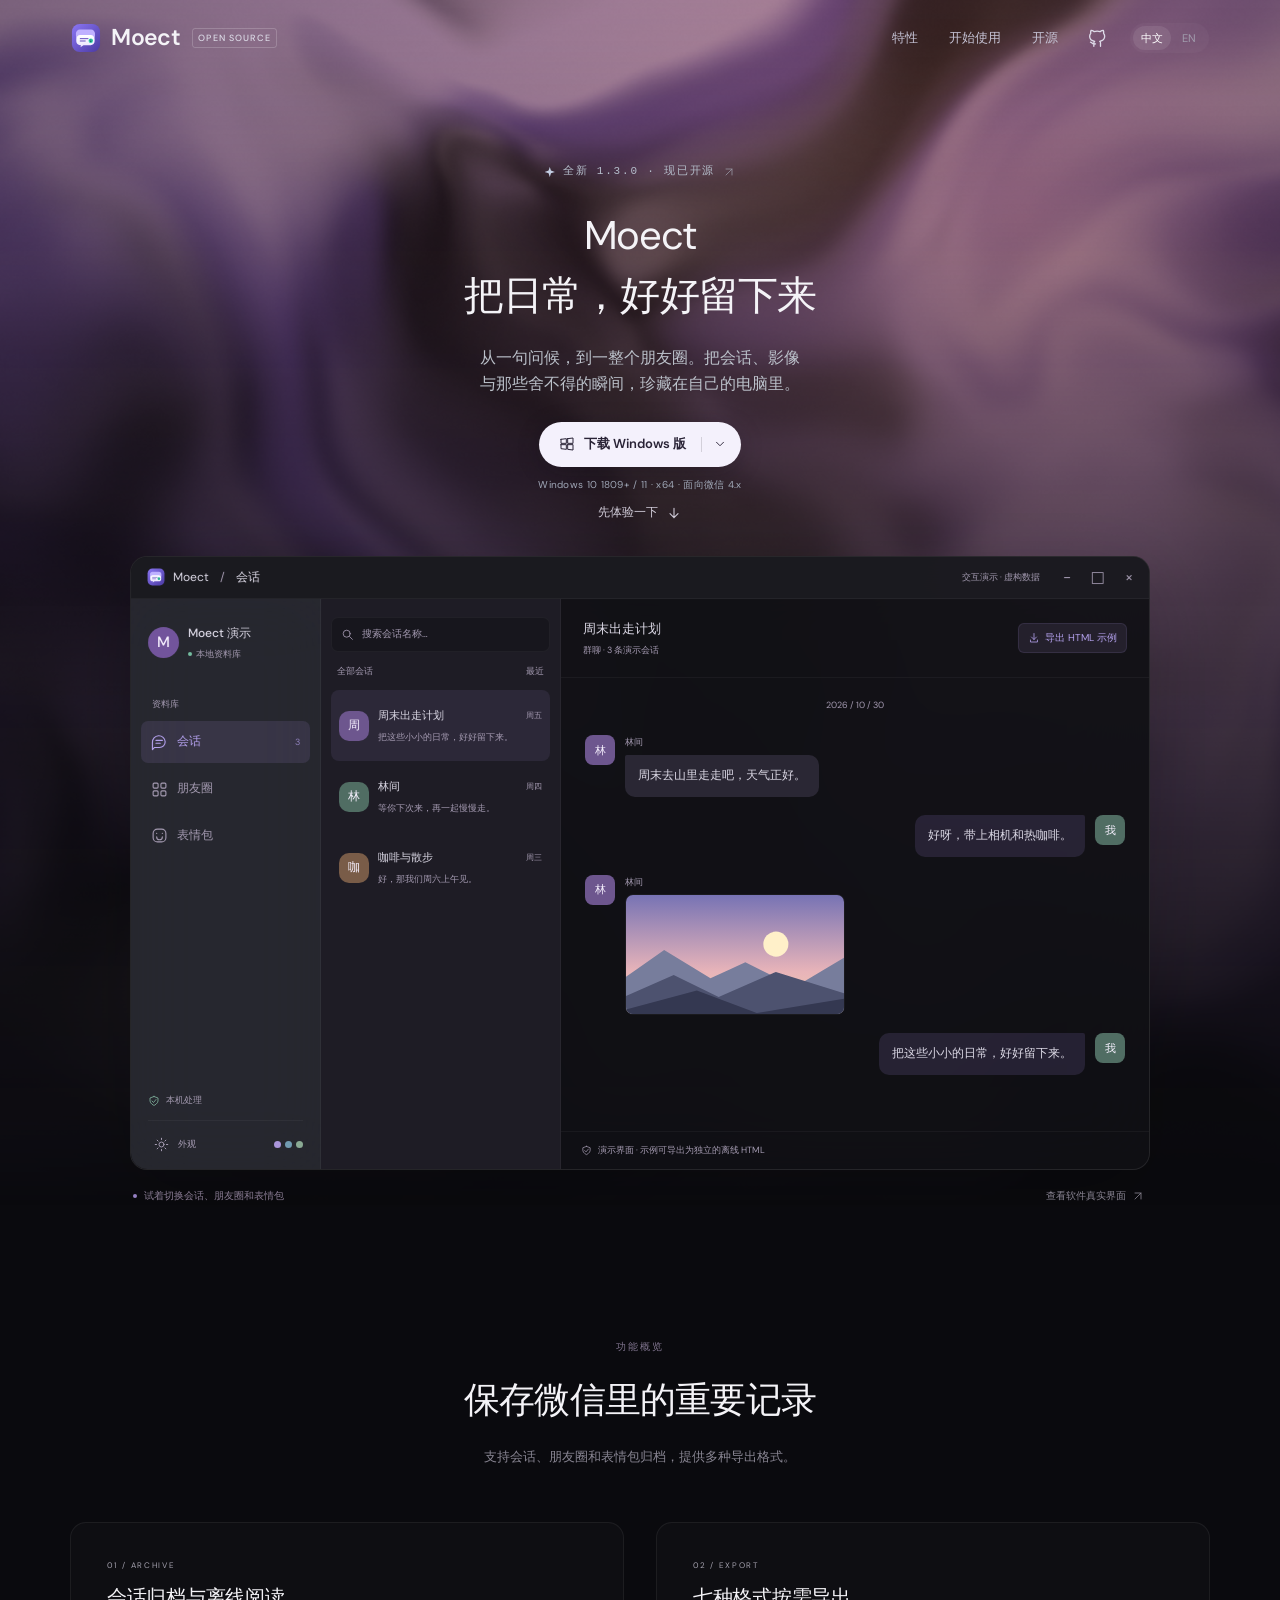
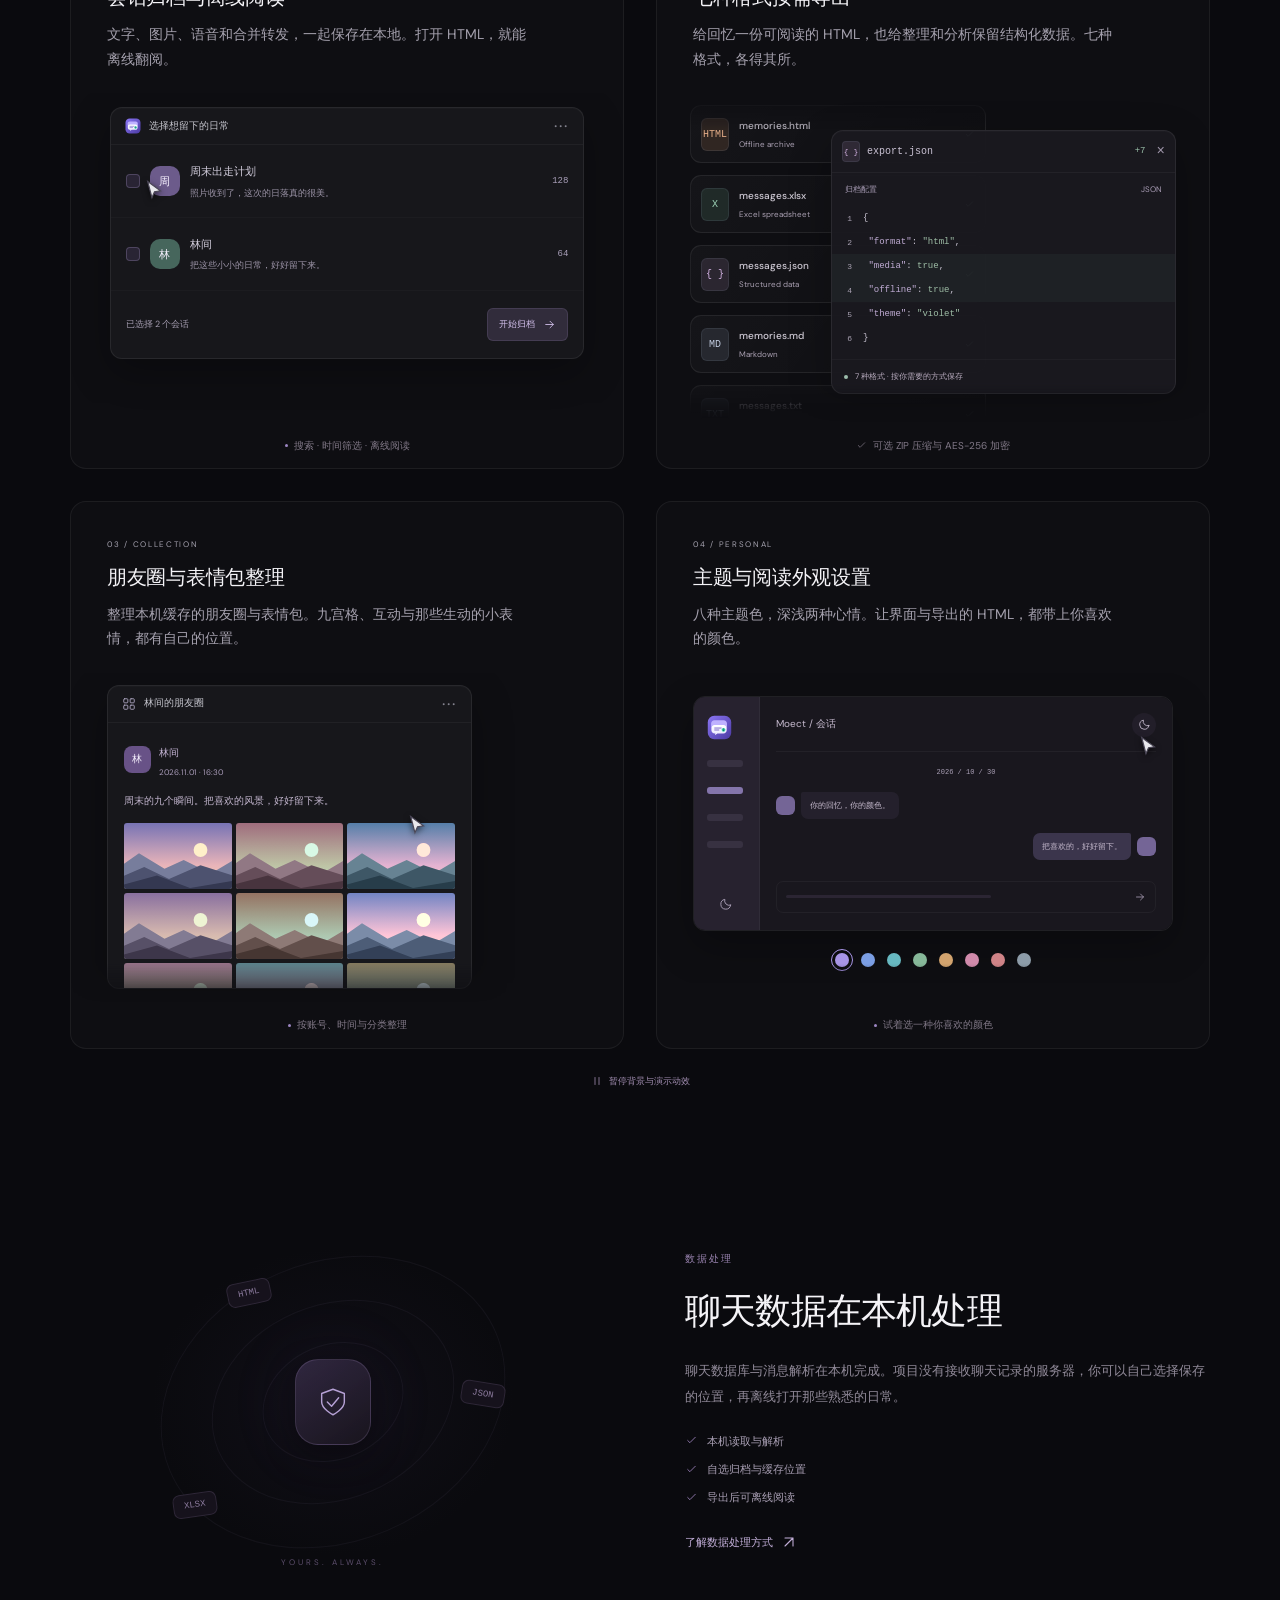
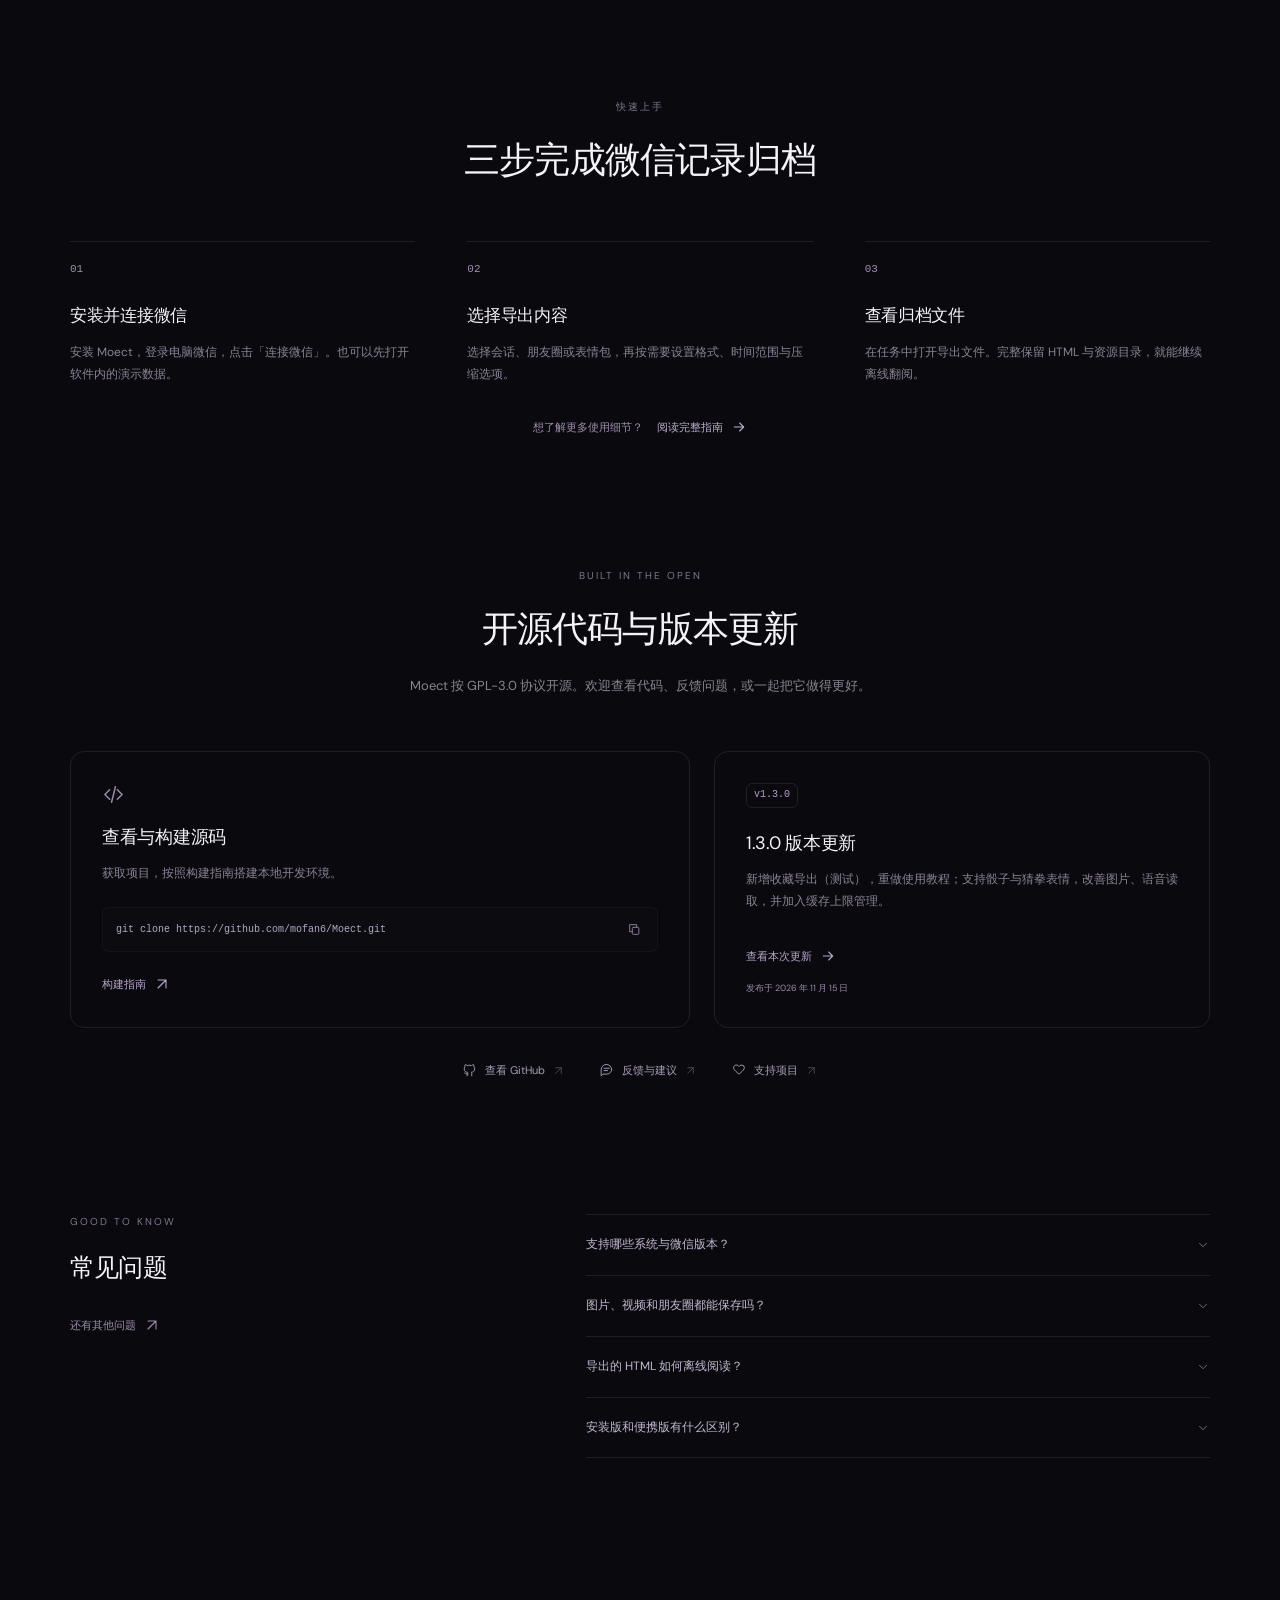
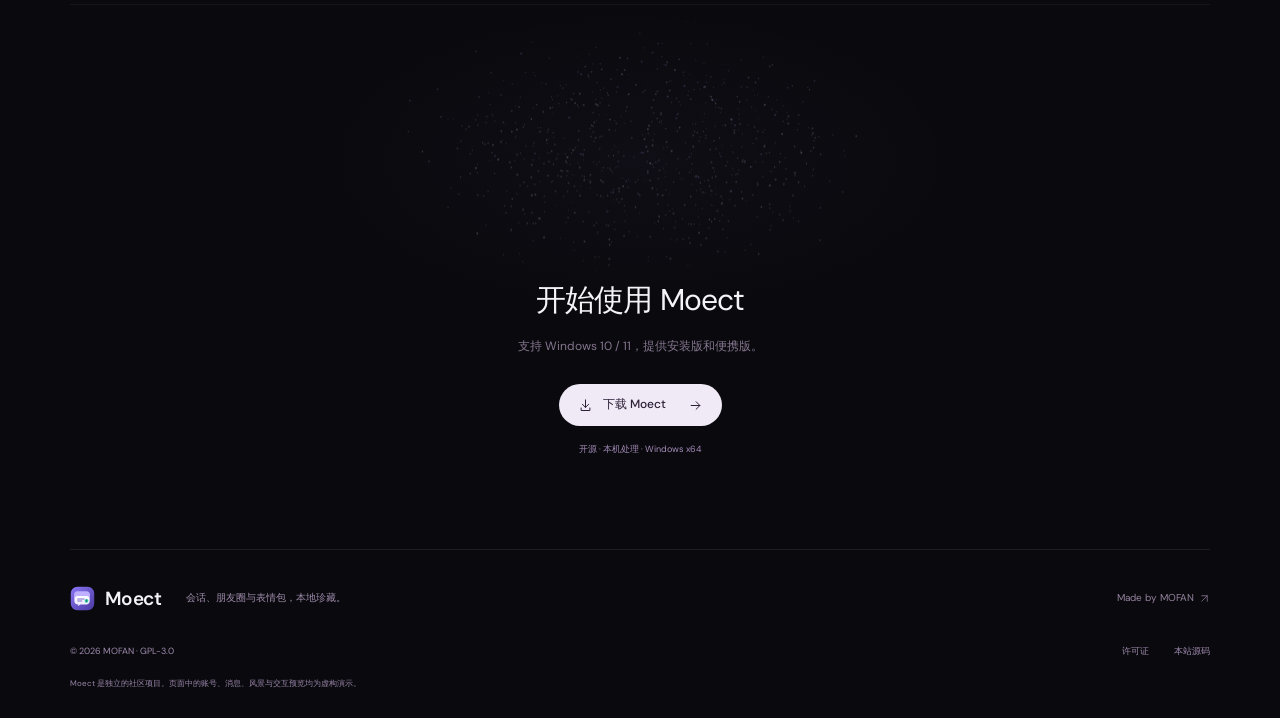
<file: index.html>
<!doctype html>
<html lang="zh-CN">
  <head>
    <meta charset="utf-8" />
    <meta name="viewport" content="width=device-width,initial-scale=1" />
    <title>Moect · 官方网站</title>
    <meta http-equiv="refresh" content="0;url=./moect/" />
    <link rel="canonical" href="https://mofan6.github.io/moect/" />
    <script>
      location.replace("./moect/" + location.search + location.hash);
    </script>
    <style>
      body {
        margin: 0;
        min-height: 100vh;
        display: grid;
        place-items: center;
        background: #0a0a0e;
        color: #f4f3f7;
        font:
          16px/1.6 system-ui,
          sans-serif;
      }
      a {
        color: #c8b6f3;
      }
    </style>
  </head>
  <body>
    <p>正在前往 <a href="./moect/">Moect 官方网站</a>…</p>
  </body>
</html>
</file>
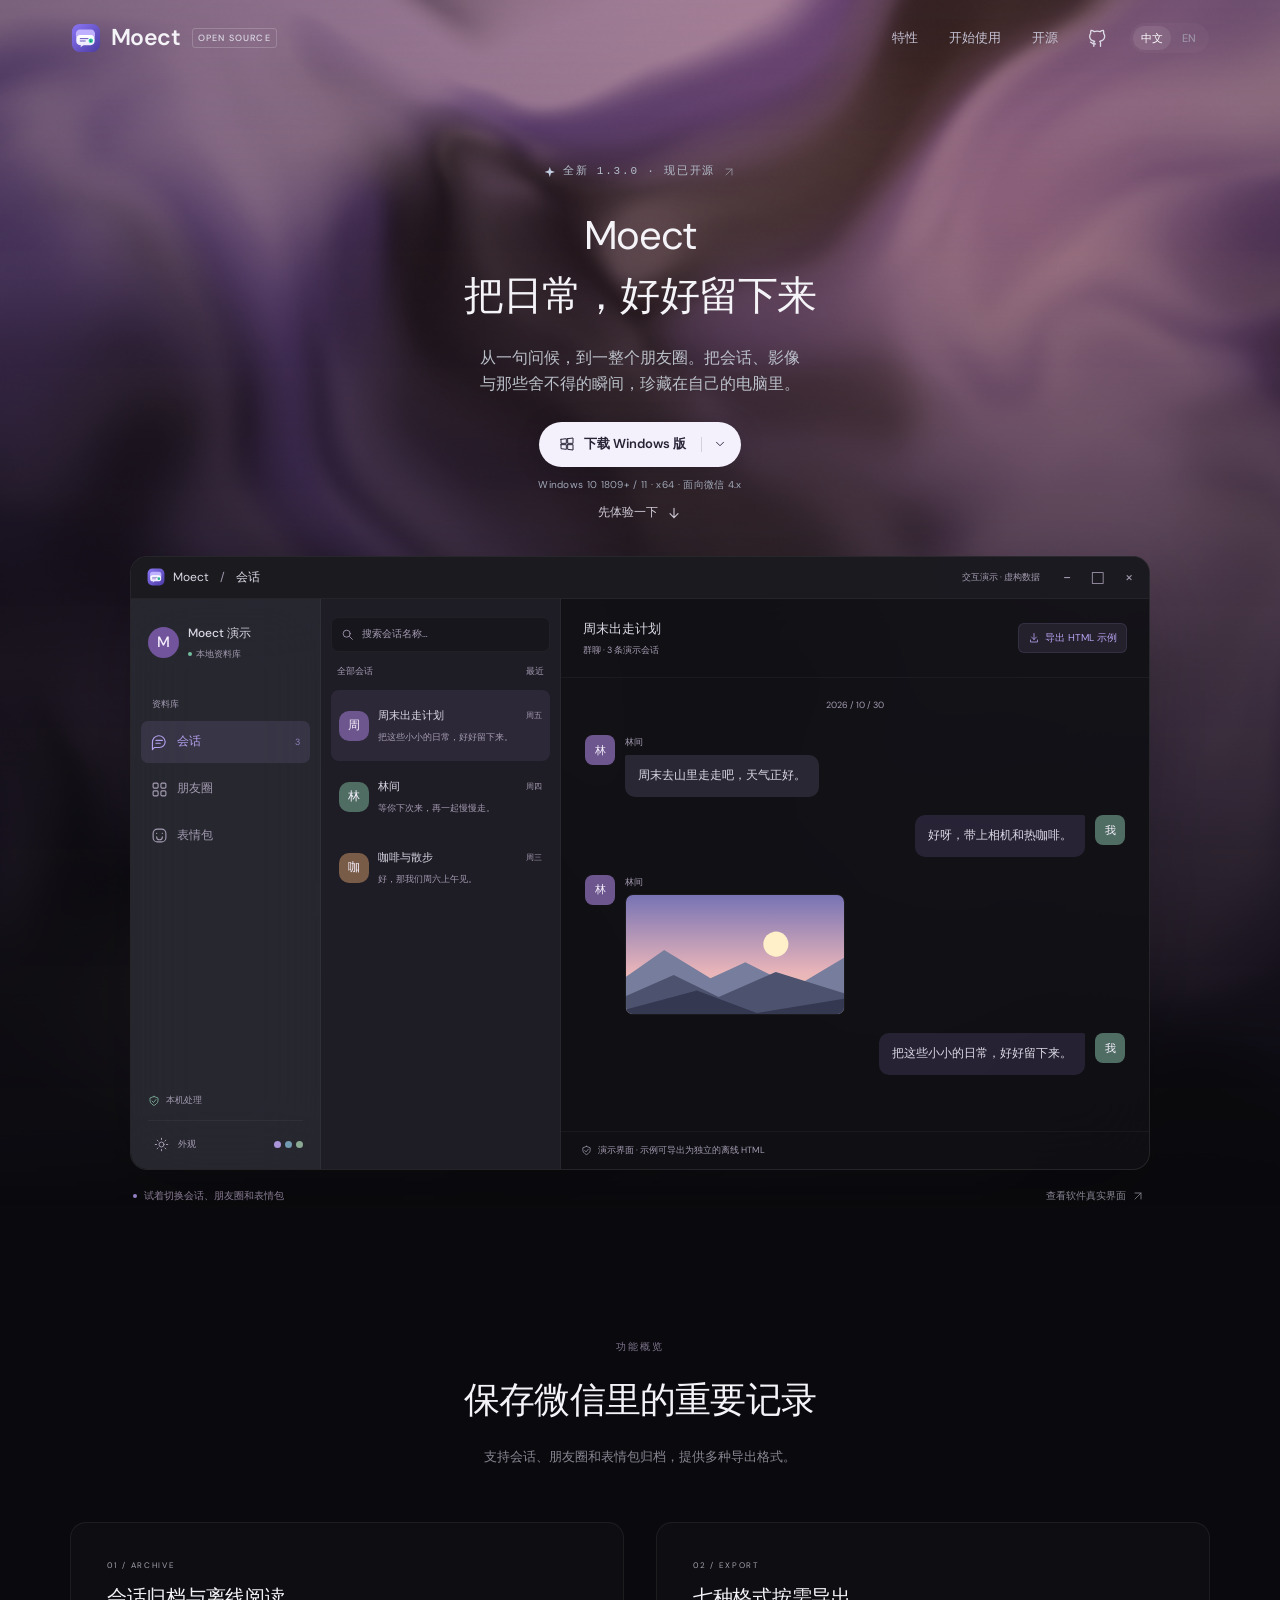
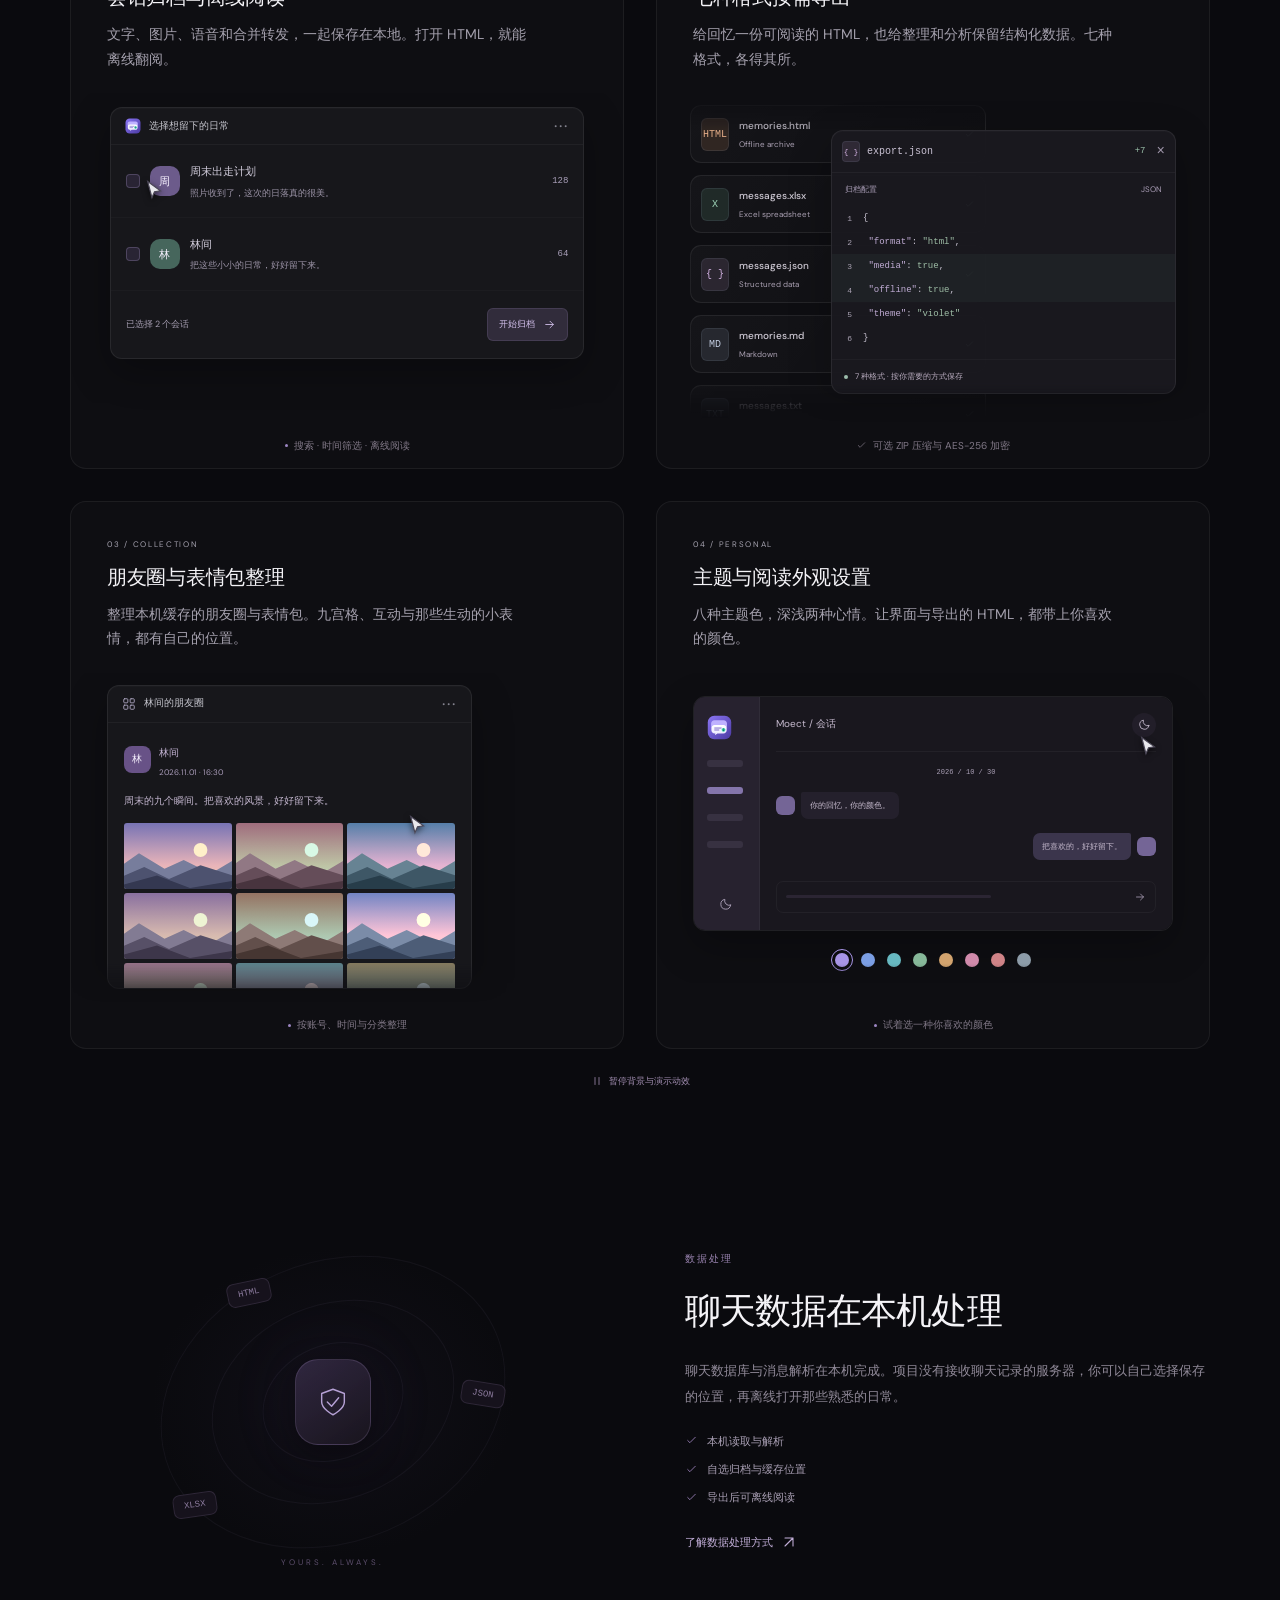
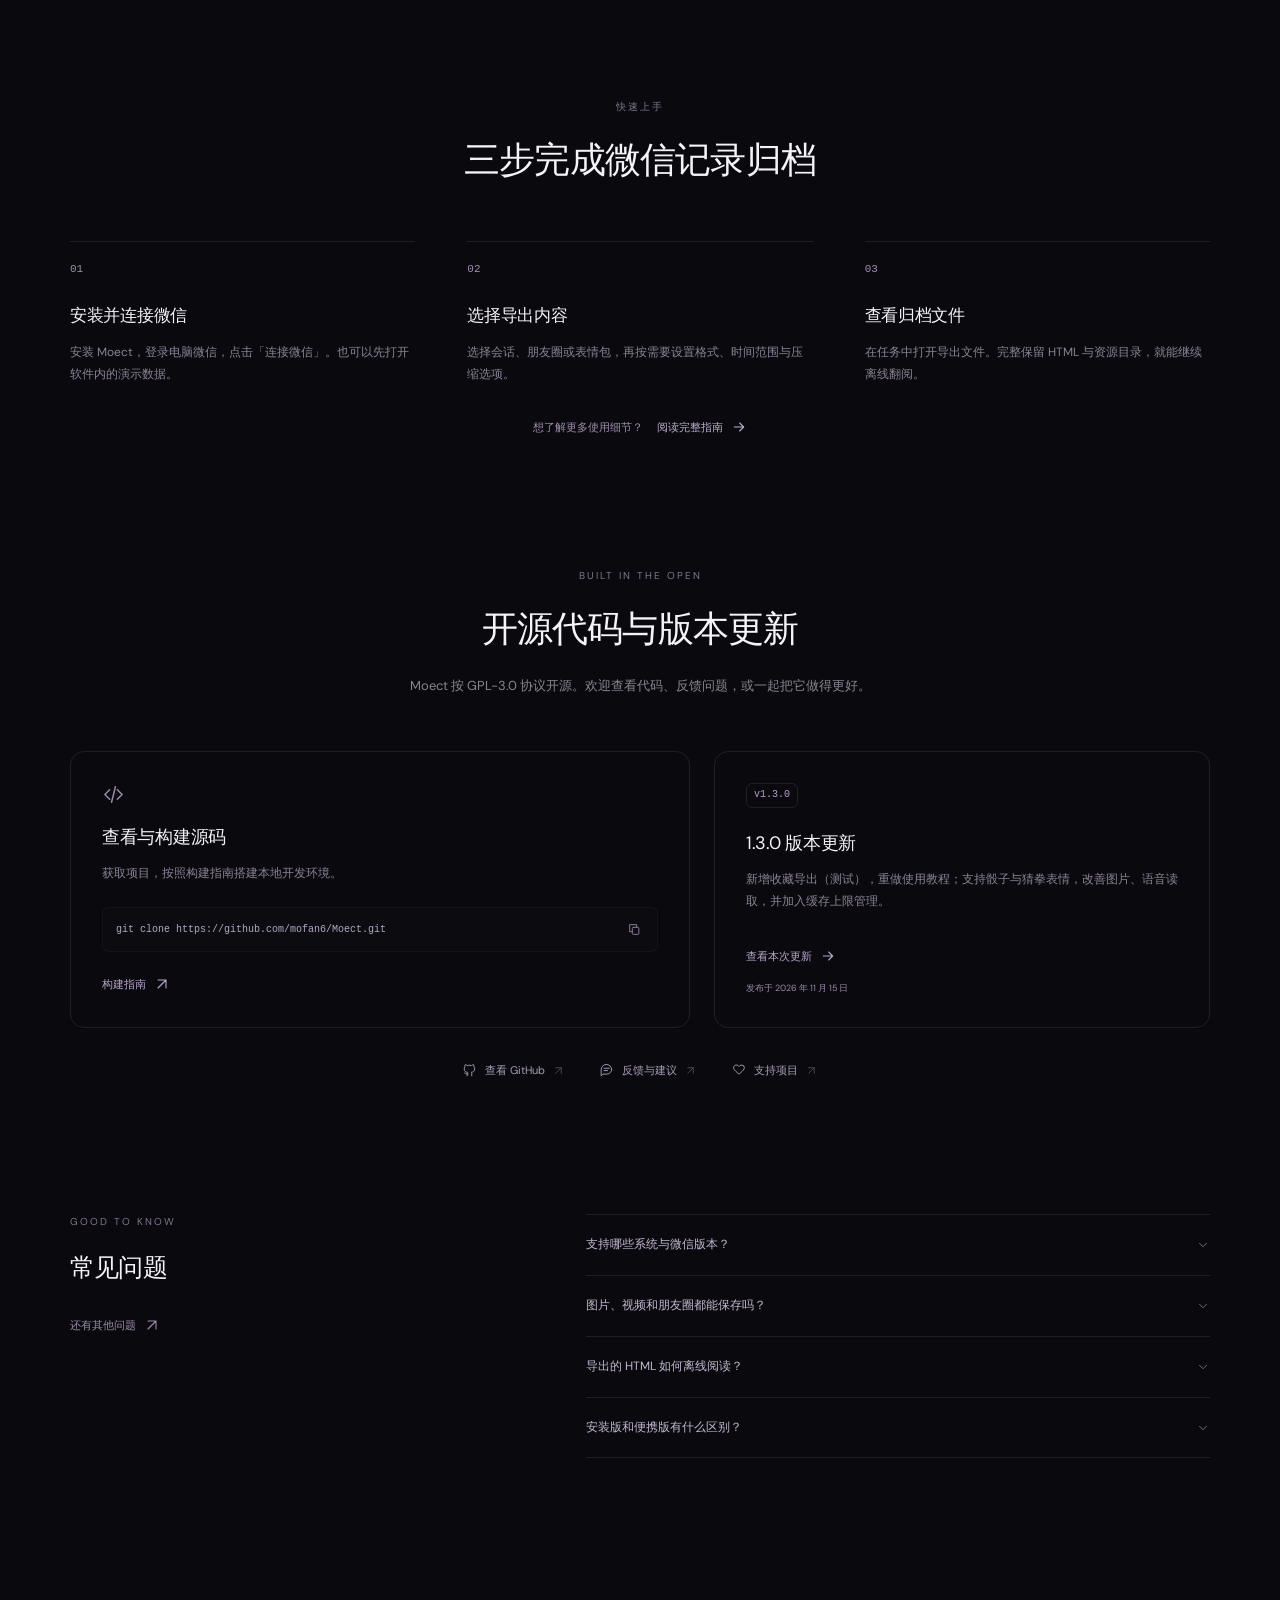
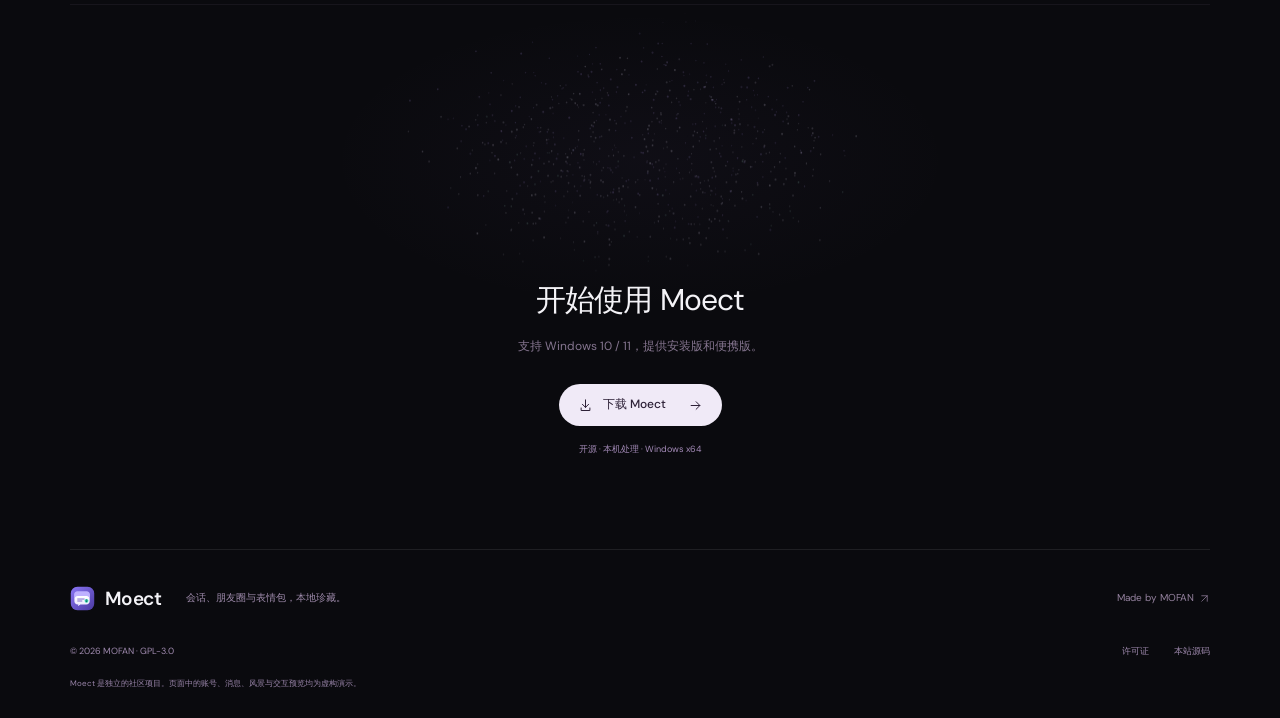
<file: moect/index.html>
<!doctype html>
<html lang="zh-CN">
  <head>
    <meta charset="utf-8" />
    <meta name="viewport" content="width=device-width,initial-scale=1" />
    <meta name="theme-color" content="#0a0a0e" />
    <title>Moect · 把日常，好好留下来</title>
    <meta
      name="description"
      content="Moect 是 Windows 微信聊天记录归档工具。把会话、朋友圈与表情包留在自己的电脑里，支持离线阅读、七种导出格式与八种主题色。"
    />
    <meta property="og:type" content="website" />
    <meta property="og:title" content="Moect · 把日常，好好留下来" />
    <meta
      property="og:description"
      content="会话、朋友圈与表情包，本地珍藏。开源的 Windows 微信聊天记录归档工具。"
    />
    <meta property="og:url" content="https://mofan6.github.io/moect/" />
    <meta
      property="og:image"
      content="https://mofan6.github.io/moect/assets/social-preview.png"
    />
    <meta name="twitter:card" content="summary_large_image" />
    <link rel="canonical" href="https://mofan6.github.io/moect/" />
    <link rel="icon" href="assets/icon.svg" type="image/svg+xml" />
    <link
      rel="preload"
      href="assets/dm-sans-latin.woff2"
      as="font"
      type="font/woff2"
      crossorigin
    />
    <link rel="stylesheet" href="styles.css?v=20261115-130" />
    <script src="app.js?v=20261115-130" defer></script>
    <script src="visuals.js?v=20261107-8" defer></script>
    <script src="convergence.js?v=20261107-8" defer></script>
  </head>
  <body>
    <a class="skip-link" href="#main" data-i18n="skip">跳至主要内容</a>
    <svg
      class="icon-sprite"
      xmlns="http://www.w3.org/2000/svg"
      aria-hidden="true"
    >
      <symbol id="i-arrow" viewBox="0 0 24 24">
        <path d="M5 12h14m-6-6 6 6-6 6" />
      </symbol>
      <symbol id="i-up-right" viewBox="0 0 24 24">
        <path d="M6 18 18 6M6 6h12v12" />
      </symbol>
      <symbol id="i-download" viewBox="0 0 24 24">
        <path d="M12 3v12m-5-5 5 5 5-5M5 16v4h14v-4" />
      </symbol>
      <symbol id="i-chevron" viewBox="0 0 24 24">
        <path d="m6 9 6 6 6-6" />
      </symbol>
      <symbol id="i-chat" viewBox="0 0 24 24">
        <path d="M20 11a8 8 0 0 1-8 8H5l-3 3v-10a9 9 0 1 1 18-1Z" />
        <path d="M7 9h9M7 13h6" />
      </symbol>
      <symbol id="i-grid" viewBox="0 0 24 24">
        <rect x="3" y="3" width="7" height="7" rx="1.5" />
        <rect x="14" y="3" width="7" height="7" rx="1.5" />
        <rect x="3" y="14" width="7" height="7" rx="1.5" />
        <rect x="14" y="14" width="7" height="7" rx="1.5" />
      </symbol>
      <symbol id="i-smile" viewBox="0 0 24 24">
        <rect x="3" y="3" width="18" height="18" rx="6" />
        <path d="M8 14a4 4 0 0 0 8 0M8 9h.01M16 9h.01" />
      </symbol>
      <symbol id="i-check" viewBox="0 0 24 24">
        <path d="m5 12 4 4L19 6" />
      </symbol>
      <symbol id="i-shield" viewBox="0 0 24 24">
        <path d="M12 3 4 6v6c0 5 8 9 8 9s8-4 8-9V6l-8-3Z" />
        <path d="m8 12 3 3 5-6" />
      </symbol>
      <symbol id="i-search" viewBox="0 0 24 24">
        <circle cx="10.5" cy="10.5" r="6.5" />
        <path d="m16 16 5 5" />
      </symbol>
      <symbol id="i-sun" viewBox="0 0 24 24">
        <circle cx="12" cy="12" r="4" />
        <path
          d="M12 2v2m0 16v2M2 12h2m16 0h2M5 5l1.5 1.5m11 11L19 19M5 19l1.5-1.5m11-11L19 5"
        />
      </symbol>
      <symbol id="i-moon" viewBox="0 0 24 24">
        <path d="M20 14a8 8 0 0 1-10-10 8.5 8.5 0 1 0 10 10Z" />
      </symbol>
      <symbol id="i-code" viewBox="0 0 24 24">
        <path d="m8 7-5 5 5 5m8-10 5 5-5 5M14 4l-4 16" />
      </symbol>
      <symbol id="i-copy" viewBox="0 0 24 24">
        <rect x="8" y="8" width="12" height="13" rx="2" />
        <path d="M16 8V3H3v13h5" />
      </symbol>
      <symbol id="i-github" viewBox="0 0 24 24">
        <path
          d="M9 19c-4 1-4-2-6-2m12 5v-4c0-1-.4-2-1-2 3-.4 6-1.5 6-6 0-1.4-.5-2.5-1.3-3.5.2-.9.3-2.2-.3-3.5 0 0-1.2-.4-3.8 1.3a13 13 0 0 0-7.2 0C4.8 2.6 3.6 3 3.6 3 3 4.3 3.1 5.6 3.3 6.5A5.5 5.5 0 0 0 2 10c0 4.5 3 5.6 6 6-.6.6-1 1.5-1 2v4"
        />
      </symbol>
      <symbol id="i-windows" viewBox="0 0 24 24">
        <path
          d="m3 5 8-1v7H3V5Zm10-1 8-1v8h-8V4ZM3 13h8v7l-8-1v-6Zm10 0h8v8l-8-1v-7Z"
        />
      </symbol>
      <symbol id="i-heart" viewBox="0 0 24 24">
        <path
          d="M20 5a5 5 0 0 0-8 1 5 5 0 0 0-8-1c-3 3-1 7 8 14 9-7 11-11 8-14Z"
        />
      </symbol>
      <symbol id="i-close" viewBox="0 0 24 24">
        <path d="m6 6 12 12M6 18 18 6" />
      </symbol>
      <symbol id="i-menu" viewBox="0 0 24 24">
        <path d="M4 7h16M4 12h16M4 17h16" />
      </symbol>
      <symbol id="i-play" viewBox="0 0 24 24">
        <path d="m8 4 12 8-12 8V4Z" />
      </symbol>
      <symbol id="i-pause" viewBox="0 0 24 24">
        <path d="M8 5v14M16 5v14" />
      </symbol>
      <symbol id="i-file" viewBox="0 0 24 24">
        <path d="M5 3h9l5 5v13H5V3Zm9 0v6h5M8 13h8m-8 4h6" />
      </symbol>
    </svg>

    <header class="site-header" id="site-header">
      <div class="header-inner container">
        <a class="brand" href="#" aria-label="Moect 首页"
          ><img src="assets/icon.svg" width="30" height="30" alt="" /><span
            >Moect</span
          ><span class="brand-tag">OPEN SOURCE</span></a
        >
        <nav class="desktop-nav" aria-label="主导航">
          <a href="#features" data-i18n="navFeatures">特性</a>
          <a href="#start" data-i18n="navStart">开始使用</a>
          <a href="#opensource" data-i18n="navOpen">开源</a>
        </nav>
        <div class="header-actions">
          <a
            class="header-github"
            href="https://github.com/mofan6/Moect"
            target="_blank"
            rel="noopener noreferrer"
            aria-label="GitHub 项目"
            ><svg class="icon"><use href="#i-github" /></svg
          ></a>
          <div class="language-switch" role="group" aria-label="Language">
            <button type="button" data-language="zh" aria-pressed="true">
              中文</button
            ><button type="button" data-language="en" aria-pressed="false">
              EN
            </button>
          </div>
          <button
            class="icon-button mobile-menu-toggle"
            type="button"
            aria-label="打开导航"
            aria-expanded="false"
            aria-controls="mobile-nav"
          >
            <svg class="icon"><use href="#i-menu" /></svg>
          </button>
        </div>
      </div>
      <nav id="mobile-nav" class="mobile-nav" aria-label="手机导航" hidden>
        <a href="#features" data-i18n="navFeatures">特性</a
        ><a href="#start" data-i18n="navStart">开始使用</a
        ><a href="#opensource" data-i18n="navOpen">开源</a>
      </nav>
    </header>

    <main id="main">
      <section class="hero" aria-labelledby="hero-title">
        <div class="hero-atmosphere" aria-hidden="true">
          <canvas id="fluid-field"></canvas>
        </div>
        <div class="hero-copy container">
          <a
            class="release-badge"
            href="https://github.com/mofan6/Moect/releases/tag/v1.3.0"
            target="_blank"
            rel="noopener noreferrer"
            ><span class="status-dot"></span
            ><span data-i18n="releaseBadge">全新 1.3.0 · 现已开源</span
            ><svg class="icon"><use href="#i-up-right" /></svg
          ></a>
          <h1 id="hero-title">
            <span class="hero-name">Moect</span
            ><span data-i18n="heroTitle">把日常，好好留下来</span>
          </h1>
          <p class="hero-description">
            <span data-i18n="heroDescription1"
              >从一句问候，到一整个朋友圈。</span
            ><br /><span data-i18n="heroDescription2"
              >把会话、影像与那些舍不得的瞬间，珍藏在自己的电脑里。</span
            >
          </p>
          <div class="hero-actions">
            <div class="download-wrap">
              <div class="download-split">
                <a
                  class="primary-download"
                  href="https://github.com/mofan6/Moect/releases/download/v1.3.0/Moect-1.3.0-Setup-x64.exe"
                  ><svg class="icon"><use href="#i-windows" /></svg
                  ><span data-i18n="downloadWindows">下载 Windows 版</span></a
                ><button
                  type="button"
                  id="download-toggle"
                  aria-expanded="false"
                  aria-controls="download-menu"
                  aria-label="其他下载选项"
                >
                  <svg class="icon"><use href="#i-chevron" /></svg>
                </button>
              </div>
              <div class="download-menu" id="download-menu" hidden>
                <a
                  href="https://github.com/mofan6/Moect/releases/download/v1.3.0/Moect-1.3.0-Setup-x64.exe"
                  ><svg class="icon"><use href="#i-download" /></svg
                  ><span
                    ><strong data-i18n="installer">Windows 安装版</strong
                    ><small data-i18n="installerDetail"
                      >1.3.0 · x64 · 68.1 MB</small
                    ></span
                  ><svg class="icon"><use href="#i-up-right" /></svg
                ></a>
                <a
                  href="https://github.com/mofan6/Moect/releases/download/v1.3.0/Moect-1.3.0-Windows-x64.zip"
                  ><svg class="icon"><use href="#i-file" /></svg
                  ><span
                    ><strong data-i18n="portable">Windows 便携版</strong
                    ><small data-i18n="portableDetail"
                      >完整解压即可使用 · 81.6 MB</small
                    ></span
                  ><svg class="icon"><use href="#i-up-right" /></svg
                ></a>
              </div>
            </div>
          </div>
          <p class="system-note" data-i18n="systemNote">
            Windows 10 1809+ / 11 · x64 · 面向微信 4.x
          </p>
          <a class="text-link demo-jump" href="#demo"
            ><span data-i18n="tryDemo">先体验一下</span
            ><svg class="icon"><use href="#i-arrow" /></svg
          ></a>
        </div>

        <div class="demo-wrap container" id="demo">
          <div class="preview-surface">
            <div
              class="app-window"
              data-demo-theme="dark"
              role="region"
              aria-label="Moect 交互演示，所有数据均为虚构"
            >
              <div class="app-titlebar">
                <div>
                  <img
                    src="assets/icon.svg"
                    width="18"
                    height="18"
                    alt=""
                  /><span>Moect</span><span class="title-divider">/</span
                  ><span id="app-page-title" data-i18n="sessions">会话</span>
                </div>
                <span class="demo-label" data-i18n="demoLabel"
                  >交互演示 · 虚构数据</span
                >
                <div class="window-controls" aria-hidden="true">
                  <span>−</span><span>□</span><span>×</span>
                </div>
              </div>
              <div class="app-layout">
                <aside class="app-sidebar">
                  <div class="demo-profile">
                    <span class="avatar avatar-profile">M</span
                    ><span
                      ><strong data-i18n="demoProfile">Moect 演示</strong
                      ><small
                        ><i></i
                        ><span data-i18n="localLibrary">本地资料库</span></small
                      ></span
                    >
                  </div>
                  <span class="sidebar-label" data-i18n="library">资料库</span>
                  <div
                    class="app-tabs"
                    role="tablist"
                    aria-label="演示分类"
                    aria-orientation="vertical"
                  >
                    <button
                      id="tab-sessions"
                      role="tab"
                      aria-selected="true"
                      aria-controls="demo-panel"
                      data-tab="sessions"
                      tabindex="0"
                    >
                      <svg class="icon"><use href="#i-chat" /></svg
                      ><span data-i18n="sessions">会话</span
                      ><span class="nav-count">3</span>
                    </button>
                    <button
                      id="tab-moments"
                      role="tab"
                      aria-selected="false"
                      aria-controls="demo-panel"
                      data-tab="moments"
                      tabindex="-1"
                    >
                      <svg class="icon"><use href="#i-grid" /></svg
                      ><span data-i18n="moments">朋友圈</span>
                    </button>
                    <button
                      id="tab-stickers"
                      role="tab"
                      aria-selected="false"
                      aria-controls="demo-panel"
                      data-tab="stickers"
                      tabindex="-1"
                    >
                      <svg class="icon"><use href="#i-smile" /></svg
                      ><span data-i18n="stickers">表情包</span>
                    </button>
                  </div>
                  <div class="sidebar-footer">
                    <div class="local-indicator">
                      <svg class="icon"><use href="#i-shield" /></svg
                      ><span data-i18n="onDevice">本机处理</span>
                    </div>
                    <div class="demo-theme-controls">
                      <button
                        type="button"
                        class="icon-button"
                        id="demo-theme-toggle"
                        aria-label="切换演示亮暗主题"
                      >
                        <svg class="icon"><use href="#i-sun" /></svg></button
                      ><span data-i18n="appearance">外观</span>
                      <div class="accent-mini" aria-hidden="true">
                        <i></i><i></i><i></i>
                      </div>
                    </div>
                  </div>
                </aside>
                <div
                  id="demo-panel"
                  class="demo-panel"
                  role="tabpanel"
                  aria-labelledby="tab-sessions"
                  tabindex="0"
                ></div>
              </div>
            </div>
          </div>
          <div class="demo-caption">
            <span
              ><span class="caption-dot"></span
              ><span data-i18n="demoHint"
                >试着切换会话、朋友圈和表情包</span
              ></span
            ><button class="quiet-button" id="show-screenshots" type="button">
              <span data-i18n="realScreenshots">查看软件真实界面</span
              ><svg class="icon"><use href="#i-up-right" /></svg>
            </button>
          </div>
        </div>
      </section>

      <section
        class="features section container"
        id="features"
        aria-labelledby="features-title"
      >
        <div class="section-heading reveal">
          <span class="eyebrow" data-i18n="featuresEyebrow">功能概览</span>
          <h2 id="features-title" data-i18n="featuresTitle">
            保存微信里的重要记录
          </h2>
          <p data-i18n="featuresDescription">
            支持会话、朋友圈和表情包归档，提供多种导出格式。
          </p>
        </div>
        <div class="feature-grid">
          <article class="feature-card reveal">
            <div class="feature-copy">
              <span class="feature-index">01 / ARCHIVE</span>
              <h3 data-i18n="archiveTitle">会话归档与离线阅读</h3>
              <p data-i18n="archiveDescription">
                文字、图片、语音和合并转发，一起保存在本地。打开
                HTML，就能离线翻阅。
              </p>
            </div>
            <div class="feature-art archive-art" aria-hidden="true">
              <div class="archive-story">
                <div class="story-scene archive-selection">
                  <div class="story-chrome">
                    <img
                      src="assets/icon.svg"
                      width="16"
                      height="16"
                      alt=""
                    /><span data-i18n="storyChoose">选择想留下的日常</span
                    ><span class="chrome-dots">···</span>
                  </div>
                  <div class="selection-row">
                    <span class="story-checkbox"
                      ><svg class="icon"><use href="#i-check" /></svg></span
                    ><span class="avatar">周</span>
                    <div>
                      <strong data-i18n="storyWeekend">周末出走计划</strong
                      ><small data-i18n="storyMessage1"
                        >照片收到了，这次的日落真的很美。</small
                      >
                    </div>
                    <span class="selection-count">128</span>
                  </div>
                  <div class="selection-row">
                    <span class="story-checkbox"
                      ><svg class="icon"><use href="#i-check" /></svg></span
                    ><span class="avatar">林</span>
                    <div>
                      <strong data-i18n="storyLin">林间</strong
                      ><small data-i18n="storyMessage2"
                        >把这些小小的日常，好好留下来。</small
                      >
                    </div>
                    <span class="selection-count">64</span>
                  </div>
                  <div class="selection-bottom">
                    <span data-i18n="storySelected">已选择 2 个会话</span
                    ><span class="story-action"
                      ><span data-i18n="storyArchive">开始归档</span
                      ><svg class="icon"><use href="#i-arrow" /></svg
                    ></span>
                  </div>
                  <span class="demo-cursor selection-cursor"
                    ><svg viewBox="0 0 20 24">
                      <path d="M2 2 17 13l-7 1-3 7Z" /></svg
                    ><i></i
                  ></span>
                </div>
                <div class="story-scene archive-processing">
                  <div class="story-chrome">
                    <svg class="icon"><use href="#i-download" /></svg
                    ><span data-i18n="storyProcessing">正在整理你的回忆</span
                    ><span class="chrome-dots">···</span>
                  </div>
                  <div class="process-heading">
                    <span class="process-orbit"></span>
                    <div>
                      <strong>memories.html</strong
                      ><small data-i18n="storyLocal"
                        >在本机处理 · HTML 归档</small
                      >
                    </div>
                  </div>
                  <div class="process-row process-row-one">
                    <svg class="icon"><use href="#i-check" /></svg
                    ><span data-i18n="storyRead">读取会话记录</span
                    ><code>192 / 192</code>
                  </div>
                  <div class="process-row process-row-two">
                    <svg class="icon"><use href="#i-check" /></svg
                    ><span data-i18n="storyMedia">整理图片与语音</span
                    ><code>24 / 24</code>
                  </div>
                  <div class="process-row process-row-three">
                    <svg class="icon"><use href="#i-check" /></svg
                    ><span data-i18n="storyBuild">生成离线归档</span
                    ><code>HTML</code>
                  </div>
                  <div class="story-progress"><span></span></div>
                </div>
                <div class="story-scene archive-result">
                  <div class="story-chrome">
                    <span class="browser-lights"><i></i><i></i><i></i></span
                    ><span class="story-address"
                      ><svg class="icon"><use href="#i-shield" /></svg
                      >memories.html</span
                    ><svg class="icon"><use href="#i-search" /></svg>
                  </div>
                  <div class="result-date">2026 / 10 / 30</div>
                  <div class="result-message">
                    <span class="avatar">林</span
                    ><span data-i18n="chat1">周末去山里走走吧，天气正好。</span>
                  </div>
                  <div class="result-message is-me">
                    <span data-i18n="chat2">好呀，带上相机和热咖啡。</span>
                  </div>
                  <div class="result-message result-photo">
                    <span class="avatar">林</span
                    ><img
                      src="assets/weekend.svg"
                      width="186"
                      height="103"
                      alt=""
                      loading="lazy"
                    />
                  </div>
                  <div class="result-success">
                    <svg class="icon"><use href="#i-check" /></svg
                    ><span data-i18n="storyReady"
                      >回忆已存好，随时再打开。</span
                    >
                  </div>
                </div>
              </div>
            </div>
            <div class="feature-footnote">
              <span class="tiny-dot"></span
              ><span data-i18n="archiveFootnote"
                >搜索 · 时间筛选 · 离线阅读</span
              >
            </div>
          </article>
          <article class="feature-card reveal">
            <div class="feature-copy">
              <span class="feature-index">02 / EXPORT</span>
              <h3 data-i18n="exportTitle">七种格式按需导出</h3>
              <p data-i18n="exportDescription">
                给回忆一份可阅读的
                HTML，也给整理和分析保留结构化数据。七种格式，各得其所。
              </p>
            </div>
            <div class="feature-art formats-art" aria-hidden="true">
              <div class="deliverables-preview">
                <div class="file-stream">
                  <div class="file-stream-track">
                    <div class="stream-file">
                      <span class="stream-icon type-html">HTML</span
                      ><span
                        ><strong>memories.html</strong
                        ><small>Offline archive</small></span
                      ><svg class="icon"><use href="#i-check" /></svg>
                    </div>
                    <div class="stream-file">
                      <span class="stream-icon type-excel">X</span
                      ><span
                        ><strong>messages.xlsx</strong
                        ><small>Excel spreadsheet</small></span
                      ><svg class="icon"><use href="#i-check" /></svg>
                    </div>
                    <div class="stream-file">
                      <span class="stream-icon type-json">{ }</span
                      ><span
                        ><strong>messages.json</strong
                        ><small>Structured data</small></span
                      ><svg class="icon"><use href="#i-check" /></svg>
                    </div>
                    <div class="stream-file">
                      <span class="stream-icon type-markdown">MD</span
                      ><span
                        ><strong>memories.md</strong
                        ><small>Markdown</small></span
                      ><svg class="icon"><use href="#i-check" /></svg>
                    </div>
                    <div class="stream-file">
                      <span class="stream-icon type-text">TXT</span
                      ><span
                        ><strong>messages.txt</strong
                        ><small>Plain text</small></span
                      ><svg class="icon"><use href="#i-check" /></svg>
                    </div>
                    <div class="stream-file">
                      <span class="stream-icon type-csv">CSV</span
                      ><span
                        ><strong>messages.csv</strong
                        ><small>Spreadsheet data</small></span
                      ><svg class="icon"><use href="#i-check" /></svg>
                    </div>
                    <div class="stream-file">
                      <span class="stream-icon type-json">{ }</span
                      ><span
                        ><strong>messages.jsonl</strong
                        ><small>JSON Lines</small></span
                      ><svg class="icon"><use href="#i-check" /></svg>
                    </div>
                    <div class="stream-file">
                      <span class="stream-icon type-html">HTML</span
                      ><span
                        ><strong>memories.html</strong
                        ><small>Offline archive</small></span
                      ><svg class="icon"><use href="#i-check" /></svg>
                    </div>
                    <div class="stream-file">
                      <span class="stream-icon type-excel">X</span
                      ><span
                        ><strong>messages.xlsx</strong
                        ><small>Excel spreadsheet</small></span
                      ><svg class="icon"><use href="#i-check" /></svg>
                    </div>
                    <div class="stream-file">
                      <span class="stream-icon type-json">{ }</span
                      ><span
                        ><strong>messages.json</strong
                        ><small>Structured data</small></span
                      ><svg class="icon"><use href="#i-check" /></svg>
                    </div>
                    <div class="stream-file">
                      <span class="stream-icon type-markdown">MD</span
                      ><span
                        ><strong>memories.md</strong
                        ><small>Markdown</small></span
                      ><svg class="icon"><use href="#i-check" /></svg>
                    </div>
                  </div>
                </div>
                <div class="export-inspector">
                  <div class="inspector-heading">
                    <span class="stream-icon type-json">{ }</span
                    ><span>export.json</span><span class="diff-added">+7</span
                    ><span class="inspector-close">×</span>
                  </div>
                  <div class="inspector-meta">
                    <span data-i18n="storyExportOptions">归档配置</span
                    ><span>JSON</span>
                  </div>
                  <div class="inspector-code">
                    <div><i>1</i><code>{</code></div>
                    <div>
                      <i>2</i><code> <em>"format"</em>: <b>"html"</b>,</code>
                    </div>
                    <div class="code-add">
                      <i>3</i><code> <em>"media"</em>: <b>true</b>,</code>
                    </div>
                    <div class="code-add">
                      <i>4</i><code> <em>"offline"</em>: <b>true</b>,</code>
                    </div>
                    <div>
                      <i>5</i><code> <em>"theme"</em>: <b>"violet"</b></code>
                    </div>
                    <div><i>6</i><code>}</code></div>
                  </div>
                  <div class="inspector-status">
                    <span class="status-dot"></span
                    ><span data-i18n="storyFormats"
                      >7 种格式 · 按你需要的方式保存</span
                    >
                  </div>
                </div>
              </div>
            </div>
            <div class="feature-footnote">
              <svg class="icon"><use href="#i-check" /></svg
              ><span data-i18n="exportFootnote"
                >可选 ZIP 压缩与 AES-256 加密</span
              >
            </div>
          </article>
          <article class="feature-card reveal">
            <div class="feature-copy">
              <span class="feature-index">03 / COLLECTION</span>
              <h3 data-i18n="momentsTitle">朋友圈与表情包整理</h3>
              <p data-i18n="momentsDescription">
                整理本机缓存的朋友圈与表情包。九宫格、互动与那些生动的小表情，都有自己的位置。
              </p>
            </div>
            <div class="feature-art moments-art" aria-hidden="true">
              <div class="moments-story">
                <div class="collection-browser">
                  <div class="story-chrome">
                    <svg class="icon"><use href="#i-grid" /></svg
                    ><span data-i18n="storyCollection">林间的朋友圈</span
                    ><span class="chrome-dots">···</span>
                  </div>
                  <div class="collection-scroll">
                    <div class="moment-author">
                      <span class="avatar">林</span>
                      <div>
                        <strong data-i18n="storyLin">林间</strong
                        ><small>2026.11.01 · 16:30</small>
                      </div>
                    </div>
                    <p data-i18n="momentText">
                      周末的九个瞬间。把喜欢的风景，好好留下来。
                    </p>
                    <div class="landscape-grid">
                      <img
                        src="assets/weekend.svg"
                        width="80"
                        height="80"
                        alt=""
                        loading="lazy"
                      /><img
                        src="assets/weekend.svg"
                        width="80"
                        height="80"
                        alt=""
                        loading="lazy"
                      /><img
                        src="assets/weekend.svg"
                        width="80"
                        height="80"
                        alt=""
                        loading="lazy"
                      /><img
                        src="assets/weekend.svg"
                        width="80"
                        height="80"
                        alt=""
                        loading="lazy"
                      /><img
                        src="assets/weekend.svg"
                        width="80"
                        height="80"
                        alt=""
                        loading="lazy"
                      /><img
                        src="assets/weekend.svg"
                        width="80"
                        height="80"
                        alt=""
                        loading="lazy"
                      /><img
                        src="assets/weekend.svg"
                        width="80"
                        height="80"
                        alt=""
                        loading="lazy"
                      /><img
                        src="assets/weekend.svg"
                        width="80"
                        height="80"
                        alt=""
                        loading="lazy"
                      /><img
                        src="assets/weekend.svg"
                        width="80"
                        height="80"
                        alt=""
                        loading="lazy"
                      />
                    </div>
                    <div class="moment-likes">
                      <svg class="icon"><use href="#i-heart" /></svg
                      ><span data-i18n="storyFriends"
                        >陈一、小满、沈河、阿柚</span
                      >
                    </div>
                  </div>
                </div>
                <div class="photo-inspector">
                  <div class="photo-inspector-top">
                    <span>IMG_1030</span><span>1 / 9</span>
                  </div>
                  <img
                    src="assets/weekend.svg"
                    width="260"
                    height="148"
                    alt=""
                    loading="lazy"
                  />
                  <div class="photo-inspector-bottom">
                    <svg class="icon"><use href="#i-search" /></svg
                    ><span>100%</span><span class="photo-zoom-value">125%</span
                    ><svg class="icon"><use href="#i-download" /></svg>
                  </div>
                </div>
                <div class="sticker-tray">
                  <span class="sticker-tray-label" data-i18n="storyFavorites"
                    >我的收藏</span
                  ><span class="tray-face">: )</span
                  ><span class="tray-face">^ · ^</span
                  ><span class="tray-face">( ˘ ˘ )</span
                  ><svg class="icon"><use href="#i-smile" /></svg>
                </div>
                <span class="demo-cursor photo-cursor"
                  ><svg viewBox="0 0 20 24">
                    <path d="M2 2 17 13l-7 1-3 7Z" /></svg
                  ><i></i
                ></span>
              </div>
            </div>
            <div class="feature-footnote">
              <span class="tiny-dot"></span
              ><span data-i18n="momentsFootnote">按账号、时间与分类整理</span>
            </div>
          </article>
          <article class="feature-card reveal">
            <div class="feature-copy">
              <span class="feature-index">04 / PERSONAL</span>
              <h3 data-i18n="personalTitle">主题与阅读外观设置</h3>
              <p data-i18n="personalDescription">
                八种主题色，深浅两种心情。让界面与导出的
                HTML，都带上你喜欢的颜色。
              </p>
            </div>
            <div class="feature-art personal-art">
              <div
                class="appearance-preview"
                id="appearance-preview"
                aria-hidden="true"
              >
                <div class="appearance-scene scene-dark">
                  <div class="appearance-sidebar">
                    <img
                      src="assets/icon.svg"
                      width="25"
                      height="25"
                      alt=""
                    /><span></span><span class="active"></span><span></span
                    ><span></span><svg class="icon"><use href="#i-moon" /></svg>
                  </div>
                  <div class="appearance-content">
                    <div class="appearance-title">
                      <span>Moect / <span data-i18n="sessions">会话</span></span
                      ><span class="appearance-theme-icon"
                        ><svg class="icon"><use href="#i-moon" /></svg
                      ></span>
                    </div>
                    <div class="appearance-date">2026 / 10 / 30</div>
                    <div class="appearance-chat">
                      <i></i
                      ><span data-i18n="yourMemories"
                        >你的回忆，你的颜色。</span
                      >
                    </div>
                    <div class="appearance-chat outgoing">
                      <span data-i18n="storyKeep">把喜欢的，好好留下。</span
                      ><i></i>
                    </div>
                    <div class="appearance-input">
                      <span></span
                      ><svg class="icon"><use href="#i-arrow" /></svg>
                    </div>
                  </div>
                </div>
                <div class="appearance-scene scene-light">
                  <div class="appearance-sidebar">
                    <img
                      src="assets/icon.svg"
                      width="25"
                      height="25"
                      alt=""
                    /><span></span><span class="active"></span><span></span
                    ><span></span><svg class="icon"><use href="#i-sun" /></svg>
                  </div>
                  <div class="appearance-content">
                    <div class="appearance-title">
                      <span>Moect / <span data-i18n="sessions">会话</span></span
                      ><span class="appearance-theme-icon"
                        ><svg class="icon"><use href="#i-sun" /></svg
                      ></span>
                    </div>
                    <div class="appearance-date">2026 / 10 / 30</div>
                    <div class="appearance-chat">
                      <i></i
                      ><span data-i18n="yourMemories"
                        >你的回忆，你的颜色。</span
                      >
                    </div>
                    <div class="appearance-chat outgoing">
                      <span data-i18n="storyKeep">把喜欢的，好好留下。</span
                      ><i></i>
                    </div>
                    <div class="appearance-input">
                      <span></span
                      ><svg class="icon"><use href="#i-arrow" /></svg>
                    </div>
                  </div>
                </div>
                <span class="demo-cursor theme-cursor"
                  ><svg viewBox="0 0 20 24">
                    <path d="M2 2 17 13l-7 1-3 7Z" /></svg
                  ><i></i
                ></span>
              </div>
              <div class="accent-picker" role="group" aria-label="预览主题色">
                <button
                  type="button"
                  data-accent="#a895e7"
                  data-accent-name="紫藤"
                  style="--swatch: #a895e7"
                  aria-label="紫藤"
                  aria-pressed="true"
                ></button
                ><button
                  type="button"
                  data-accent="#7b9ee4"
                  data-accent-name="晴空"
                  style="--swatch: #7b9ee4"
                  aria-label="晴空"
                  aria-pressed="false"
                ></button
                ><button
                  type="button"
                  data-accent="#67b8c1"
                  data-accent-name="海盐"
                  style="--swatch: #67b8c1"
                  aria-label="海盐"
                  aria-pressed="false"
                ></button
                ><button
                  type="button"
                  data-accent="#86b899"
                  data-accent-name="山林"
                  style="--swatch: #86b899"
                  aria-label="山林"
                  aria-pressed="false"
                ></button
                ><button
                  type="button"
                  data-accent="#d2a36e"
                  data-accent-name="秋日"
                  style="--swatch: #d2a36e"
                  aria-label="秋日"
                  aria-pressed="false"
                ></button
                ><button
                  type="button"
                  data-accent="#d08aab"
                  data-accent-name="蔷薇"
                  style="--swatch: #d08aab"
                  aria-label="蔷薇"
                  aria-pressed="false"
                ></button
                ><button
                  type="button"
                  data-accent="#cf8387"
                  data-accent-name="落霞"
                  style="--swatch: #cf8387"
                  aria-label="落霞"
                  aria-pressed="false"
                ></button
                ><button
                  type="button"
                  data-accent="#8d9ca9"
                  data-accent-name="远山"
                  style="--swatch: #8d9ca9"
                  aria-label="远山"
                  aria-pressed="false"
                ></button>
              </div>
            </div>
            <div class="feature-footnote">
              <span class="tiny-dot"></span
              ><span id="accent-label" data-i18n="personalFootnote"
                >试着选一种你喜欢的颜色</span
              >
            </div>
          </article>
        </div>
        <div class="animation-control">
          <button
            type="button"
            id="motion-toggle"
            class="quiet-button"
            aria-pressed="false"
          >
            <svg class="icon"><use href="#i-pause" /></svg
            ><span data-i18n="pauseMotion">暂停背景与演示动效</span>
          </button>
        </div>
      </section>

      <section
        class="local-section section container reveal"
        aria-labelledby="local-title"
      >
        <div class="local-art" aria-hidden="true">
          <div class="local-orbit orbit-one"></div>
          <div class="local-orbit orbit-two"></div>
          <div class="local-orbit orbit-three"></div>
          <span class="orbit-file of-one">HTML</span
          ><span class="orbit-file of-two">JSON</span
          ><span class="orbit-file of-three">XLSX</span>
          <div class="local-core">
            <svg class="icon"><use href="#i-shield" /></svg>
          </div>
          <span class="local-art-label">YOURS. ALWAYS.</span>
        </div>
        <div class="local-copy">
          <span class="eyebrow" data-i18n="localEyebrow">数据处理</span>
          <h2 id="local-title" data-i18n="localTitle">聊天数据在本机处理</h2>
          <p data-i18n="localDescription">
            聊天数据库与消息解析在本机完成。项目没有接收聊天记录的服务器，你可以自己选择保存的位置，再离线打开那些熟悉的日常。
          </p>
          <ul>
            <li>
              <svg class="icon"><use href="#i-check" /></svg
              ><span data-i18n="localPoint1">本机读取与解析</span>
            </li>
            <li>
              <svg class="icon"><use href="#i-check" /></svg
              ><span data-i18n="localPoint2">自选归档与缓存位置</span>
            </li>
            <li>
              <svg class="icon"><use href="#i-check" /></svg
              ><span data-i18n="localPoint3">导出后可离线阅读</span>
            </li>
          </ul>
          <a
            class="text-link"
            href="https://github.com/mofan6/Moect#运行环境与数据"
            target="_blank"
            rel="noopener noreferrer"
            ><span data-i18n="dataDetails">了解数据处理方式</span
            ><svg class="icon"><use href="#i-up-right" /></svg
          ></a>
        </div>
      </section>

      <section
        class="start-section section container"
        id="start"
        aria-labelledby="start-title"
      >
        <div class="section-heading reveal">
          <span class="eyebrow" data-i18n="startEyebrow">快速上手</span>
          <h2 id="start-title" data-i18n="startTitle">三步完成微信记录归档</h2>
        </div>
        <div class="steps reveal">
          <article>
            <span class="step-number">01</span>
            <h3 data-i18n="step1Title">安装并连接微信</h3>
            <p data-i18n="step1Description">
              安装
              Moect，登录电脑微信，点击「连接微信」。也可以先打开软件内的演示数据。
            </p>
          </article>
          <article>
            <span class="step-number">02</span>
            <h3 data-i18n="step2Title">选择导出内容</h3>
            <p data-i18n="step2Description">
              选择会话、朋友圈或表情包，再按需要设置格式、时间范围与压缩选项。
            </p>
          </article>
          <article>
            <span class="step-number">03</span>
            <h3 data-i18n="step3Title">查看归档文件</h3>
            <p data-i18n="step3Description">
              在任务中打开导出文件。完整保留 HTML 与资源目录，就能继续离线翻阅。
            </p>
          </article>
        </div>
        <div class="guide-link reveal">
          <span data-i18n="guidePrompt">想了解更多使用细节？</span
          ><a
            class="text-link"
            href="https://github.com/mofan6/Moect/blob/main/docs/usage.md"
            target="_blank"
            rel="noopener noreferrer"
            ><span data-i18n="guideLink">阅读完整指南</span
            ><svg class="icon"><use href="#i-arrow" /></svg
          ></a>
        </div>
      </section>

      <section
        class="opensource-section section container"
        id="opensource"
        aria-labelledby="opensource-title"
      >
        <div class="section-heading reveal">
          <span class="eyebrow">BUILT IN THE OPEN</span>
          <h2 id="opensource-title" data-i18n="openTitle">
            开源代码与版本更新
          </h2>
          <p data-i18n="openDescription">
            Moect 按 GPL-3.0
            协议开源。欢迎查看代码、反馈问题，或一起把它做得更好。
          </p>
        </div>
        <div class="developer-grid reveal">
          <article>
            <svg class="icon developer-icon"><use href="#i-code" /></svg>
            <h3 data-i18n="sourceTitle">查看与构建源码</h3>
            <p data-i18n="sourceDescription">
              获取项目，按照构建指南搭建本地开发环境。
            </p>
            <div class="code-copy">
              <code>git clone https://github.com/mofan6/Moect.git</code
              ><button
                class="icon-button"
                type="button"
                data-copy="git clone https://github.com/mofan6/Moect.git"
                aria-label="复制 Git 克隆命令"
              >
                <svg class="icon"><use href="#i-copy" /></svg>
              </button>
            </div>
            <a
              class="text-link"
              href="https://github.com/mofan6/Moect/blob/main/docs/build.md"
              target="_blank"
              rel="noopener noreferrer"
              ><span data-i18n="buildGuide">构建指南</span
              ><svg class="icon"><use href="#i-up-right" /></svg
            ></a>
          </article>
          <article class="release-card">
            <span class="release-card-badge">v1.3.0</span>
            <h3 data-i18n="releaseTitle">1.3.0 版本更新</h3>
            <p data-i18n="releaseDescription">
              新增收藏导出（测试），重做使用教程；支持骰子与猜拳表情，改善图片、语音读取，并加入缓存上限管理。
            </p>
            <a
              class="text-link"
              href="https://github.com/mofan6/Moect/releases/tag/v1.3.0"
              target="_blank"
              rel="noopener noreferrer"
              ><span data-i18n="releaseLink">查看本次更新</span
              ><svg class="icon"><use href="#i-arrow" /></svg></a
            ><span class="release-date" data-i18n="releaseDate"
              >发布于 2026 年 11 月 15 日</span
            >
          </article>
        </div>
        <div class="community-links reveal">
          <a
            href="https://github.com/mofan6/Moect"
            target="_blank"
            rel="noopener noreferrer"
            ><svg class="icon"><use href="#i-github" /></svg
            ><span data-i18n="viewGithub">查看 GitHub</span
            ><svg class="icon"><use href="#i-up-right" /></svg></a
          ><a
            href="https://github.com/mofan6/Moect/issues"
            target="_blank"
            rel="noopener noreferrer"
            ><svg class="icon"><use href="#i-chat" /></svg
            ><span data-i18n="feedback">反馈与建议</span
            ><svg class="icon"><use href="#i-up-right" /></svg></a
          ><button type="button" id="support-button">
            <svg class="icon"><use href="#i-heart" /></svg
            ><span data-i18n="support">支持项目</span
            ><svg class="icon"><use href="#i-up-right" /></svg>
          </button>
        </div>
      </section>

      <section
        class="faq-section section container"
        aria-labelledby="faq-title"
      >
        <div class="faq-intro reveal">
          <span class="eyebrow">GOOD TO KNOW</span>
          <h2 id="faq-title" data-i18n="faqTitle">常见问题</h2>
          <a
            class="text-link"
            href="https://github.com/mofan6/Moect/issues"
            target="_blank"
            rel="noopener noreferrer"
            ><span data-i18n="moreQuestions">还有其他问题</span
            ><svg class="icon"><use href="#i-up-right" /></svg
          ></a>
        </div>
        <div class="faq-list reveal">
          <details>
            <summary>
              <span data-i18n="faq1q">支持哪些系统与微信版本？</span
              ><svg class="icon"><use href="#i-chevron" /></svg>
            </summary>
            <p data-i18n="faq1a">
              适用于 Windows 10 1809 或更新版本、Windows 11 x64，需要 Microsoft
              Edge WebView2。面向 Windows 微信
              4.x，微信更新可能影响适配，具体支持情况请查看项目说明。
            </p>
          </details>
          <details>
            <summary>
              <span data-i18n="faq2q">图片、视频和朋友圈都能保存吗？</span
              ><svg class="icon"><use href="#i-chevron" /></svg>
            </summary>
            <p data-i18n="faq2a">
              取决于本地缓存、可用凭据与原始文件。朋友圈需要先在微信中手动浏览目标内容，再回到
              Moect
              刷新快照。没有取得的附件会显示具体状态，已失效的远端内容可能无法恢复。
            </p>
          </details>
          <details>
            <summary>
              <span data-i18n="faq3q">导出的 HTML 如何离线阅读？</span
              ><svg class="icon"><use href="#i-chevron" /></svg>
            </summary>
            <p data-i18n="faq3a">
              完整保留导出文件夹中的 HTML、消息分片与资源目录，再用浏览器打开
              HTML
              即可。可以搜索记录、按时间筛选、展开合并转发，也可以打印或另存为
              PDF。
            </p>
          </details>
          <details>
            <summary>
              <span data-i18n="faq4q">安装版和便携版有什么区别？</span
              ><svg class="icon"><use href="#i-chevron" /></svg>
            </summary>
            <p data-i18n="faq4a">
              安装版提供安装位置、桌面快捷方式等选项，并按需准备
              WebView2。便携版需要完整解压后运行 Moect.exe，保留同级 _internal
              目录，并使用系统已安装的 WebView2。
            </p>
          </details>
        </div>
      </section>

      <section
        class="closing-section container reveal"
        id="download"
        aria-labelledby="closing-title"
      >
        <div class="closing-glow" aria-hidden="true"></div>
        <canvas class="closing-field" aria-hidden="true"></canvas>
        <div class="closing-symbol" aria-hidden="true">
          <img src="assets/icon.svg" width="55" height="55" alt="" />
        </div>
        <h2 id="closing-title" data-i18n="closingTitle">开始使用 Moect</h2>
        <p data-i18n="closingDescription">
          支持 Windows 10 / 11，提供安装版和便携版。
        </p>
        <a
          class="closing-download"
          href="https://github.com/mofan6/Moect/releases/download/v1.3.0/Moect-1.3.0-Setup-x64.exe"
          ><svg class="icon"><use href="#i-download" /></svg
          ><span data-i18n="downloadMoect">下载 Moect</span
          ><svg class="icon"><use href="#i-arrow" /></svg></a
        ><span class="closing-meta" data-i18n="closingMeta"
          >开源 · 本机处理 · Windows x64</span
        >
      </section>
    </main>

    <footer class="site-footer container">
      <div class="footer-main">
        <a class="brand" href="#"
          ><img src="assets/icon.svg" width="25" height="25" alt="" /><span
            >Moect</span
          ></a
        >
        <p data-i18n="footerTagline">会话、朋友圈与表情包，本地珍藏。</p>
        <a
          href="https://github.com/mofan6"
          target="_blank"
          rel="noopener noreferrer"
          >Made by MOFAN <svg class="icon"><use href="#i-up-right" /></svg
        ></a>
      </div>
      <div class="footer-bottom">
        <span>© 2026 MOFAN · GPL-3.0</span>
        <div>
          <a
            href="https://github.com/mofan6/Moect/blob/main/LICENSE"
            target="_blank"
            rel="noopener noreferrer"
            data-i18n="license"
            >许可证</a
          ><a
            href="https://github.com/mofan6/mofan6.github.io"
            target="_blank"
            rel="noopener noreferrer"
            data-i18n="siteSource"
            >本站源码</a
          >
        </div>
      </div>
      <p class="footer-note" data-i18n="footerNote">
        Moect 是独立的社区项目。页面中的账号、消息、风景与交互预览均为虚构演示。
      </p>
    </footer>

    <dialog id="gallery-dialog" class="gallery-dialog">
      <div class="dialog-heading">
        <h2 data-i18n="screenshotsTitle">Moect 软件截图</h2>
        <button
          class="icon-button dialog-close"
          type="button"
          aria-label="关闭预览"
        >
          <svg class="icon"><use href="#i-close" /></svg>
        </button>
      </div>
      <div class="gallery-tabs" role="group" aria-label="软件截图">
        <button
          type="button"
          data-gallery="1"
          aria-pressed="true"
          data-i18n="galleryMoments"
        >
          朋友圈与表情包</button
        ><button
          type="button"
          data-gallery="2"
          aria-pressed="false"
          data-i18n="galleryArchive"
        >
          离线归档</button
        ><button
          type="button"
          data-gallery="3"
          aria-pressed="false"
          data-i18n="galleryExport"
        >
          导出与整理
        </button>
      </div>
      <img
        id="gallery-image"
        src="assets/features-1.webp"
        width="1800"
        height="855"
        alt="Moect 软件界面，展示朋友圈与表情包的虚构演示数据"
      />
      <p data-i18n="galleryNote">
        软件宣传截图来自 Moect 项目，全部使用虚构演示数据。
      </p>
    </dialog>
    <dialog id="support-dialog" class="support-dialog">
      <div class="dialog-heading">
        <h2 data-i18n="support">支持项目</h2>
        <button
          class="icon-button dialog-close"
          type="button"
          aria-label="关闭支持窗口"
        >
          <svg class="icon"><use href="#i-close" /></svg>
        </button>
      </div>
      <p data-i18n="supportDescription">
        一个 Star、一份反馈，或一杯咖啡。谢谢你，让 Moect 慢慢变得更好。
      </p>
      <img
        src="assets/support-donation.webp"
        width="900"
        height="900"
        alt="Moect 项目作者提供的微信与支付宝支持二维码"
        loading="lazy"
      /><a
        class="text-link"
        href="https://github.com/mofan6/Moect#支持项目"
        target="_blank"
        rel="noopener noreferrer"
        ><span data-i18n="supportReadme">前往 GitHub 查看</span
        ><svg class="icon"><use href="#i-up-right" /></svg
      ></a>
    </dialog>
    <div id="toast" class="toast" role="status" aria-live="polite"></div>
    <noscript
      ><p class="noscript-note">
        页面正文和下载链接可直接使用。交互演示需要开启 JavaScript。
      </p></noscript
    >
  </body>
</html>
</file>
<file: moect/styles.css>
@charset "UTF-8";

@font-face {
  font-family: "DM Sans";
  font-style: normal;
  font-weight: 100 1000;
  font-display: swap;
  src: url("assets/dm-sans-latin.woff2") format("woff2");
}

:root {
  color-scheme: dark;
  --background: #0a0a0e;
  --foreground: #f4f3f7;
  --muted: #9999a7;
  --accent: #b5a2ef;
  --border: rgba(255, 255, 255, 0.085);
  --font: "DM Sans", "PingFang SC", "Microsoft YaHei", system-ui, sans-serif;
}

* {
  box-sizing: border-box;
}
html {
  scroll-behavior: smooth;
  scroll-padding-top: 100px;
}
body {
  margin: 0;
  background: var(--background);
  color: var(--foreground);
  font-family: var(--font);
  font-size: 15px;
  line-height: 1.65;
  -webkit-font-smoothing: antialiased;
}
body:has(dialog[open]) {
  overflow: hidden;
}
a {
  color: inherit;
  text-decoration: none;
}
button,
input {
  font: inherit;
}
button {
  cursor: pointer;
}
button,
a,
input,
summary {
  -webkit-tap-highlight-color: transparent;
}
button {
  color: inherit;
}
button:disabled {
  cursor: default;
}
button,
input {
  border-radius: 0;
}
button,
h1,
h2,
h3,
p {
  margin: 0;
}
button {
  border: 0;
}
img,
svg {
  vertical-align: middle;
}
img {
  max-width: 100%;
}
button:focus-visible,
a:focus-visible,
input:focus-visible,
summary:focus-visible,
[tabindex]:focus-visible {
  outline: 2px solid #bba8ff;
  outline-offset: 5px;
}
::selection {
  background: #a38bda55;
  color: #fff;
}
[hidden] {
  display: none !important;
}
.container {
  width: min(1140px, calc(100% - 64px));
  margin-inline: auto;
}
.icon {
  width: 20px;
  height: 20px;
  flex: 0 0 auto;
  fill: none;
  stroke: currentColor;
  stroke-width: 1.6;
  stroke-linecap: round;
  stroke-linejoin: round;
}
.icon-sprite {
  position: absolute;
  width: 0;
  height: 0;
  overflow: hidden;
}
.icon-button {
  display: inline-flex;
  align-items: center;
  justify-content: center;
  width: 34px;
  height: 34px;
  padding: 7px;
  border-radius: 8px;
  background: transparent;
  color: inherit;
  transition:
    background 0.2s,
    color 0.2s;
}
.icon-button:hover {
  background: #ffffff10;
  color: #fff;
}
.skip-link {
  position: fixed;
  top: 12px;
  left: 12px;
  padding: 10px 18px;
  z-index: 100;
  transform: translateY(-150%);
  background: #f5f2fc;
  color: #1d1728;
  border-radius: 8px;
}
.skip-link:focus {
  transform: none;
}

/* The ambient field fades into the page before the feature section. */
.site-header {
  --header-progress: 0;
  position: fixed;
  inset: 0 0 auto;
  z-index: 30;
  height: calc(76px - var(--header-progress) * 16px);
  padding-top: calc(var(--header-progress) * 8px);
}
.site-header .header-inner {
  width: min(calc(1140px - var(--header-progress) * 160px), calc(100% - 64px));
  height: 100%;
  display: flex;
  align-items: center;
  justify-content: space-between;
  gap: 30px;
  padding-inline: calc(var(--header-progress) * 16px);
  border: 1px solid rgba(236, 224, 255, calc(var(--header-progress) * 0.18));
  border-radius: calc(var(--header-progress) * 15px);
  background:
    linear-gradient(
      135deg,
      rgba(222, 206, 248, calc(var(--header-progress) * 0.13)),
      rgba(185, 167, 219, calc(var(--header-progress) * 0.03))
    ),
    rgba(32, 26, 43, calc(var(--header-progress) * 0.28));
  backdrop-filter: blur(calc(var(--header-progress) * 24px));
  box-shadow:
    inset 0 1px 0 rgba(255, 255, 255, calc(var(--header-progress) * 0.1)),
    0 8px 28px rgba(0, 0, 0, calc(var(--header-progress) * 0.12));
}
.site-header .brand {
  font-size: calc(23px - var(--header-progress) * 2px);
}
.site-header .brand img {
  width: calc(30px - var(--header-progress) * 3px);
  height: calc(30px - var(--header-progress) * 3px);
}
.preview-surface {
  transform-origin: 50% 50%;
}
.brand {
  display: inline-flex;
  gap: 10px;
  align-items: center;
  font-size: 23px;
  font-weight: 600;
  letter-spacing: -0.6px;
}
.brand img {
  border-radius: 8px;
}
.brand-tag {
  font-size: 9px;
  font-weight: 500;
  letter-spacing: 1.15px;
  padding: 2px 5px;
  border: 1px solid #ffffff30;
  border-radius: 3px;
  margin-left: 2px;
  color: #dbd9e6;
}
.desktop-nav {
  display: flex;
  gap: 31px;
  font-size: 13px;
  color: #c5c2d4;
  margin-left: auto;
}
.desktop-nav a {
  transition: color 0.2s;
}
.desktop-nav a:hover {
  color: #fff;
}
.header-actions {
  display: flex;
  align-items: center;
  gap: 22px;
}
.header-github {
  color: #dedbe9;
  display: flex;
  align-items: center;
}
.language-switch {
  display: flex;
  align-items: center;
  gap: 2px;
  padding: 3px;
  border-radius: 20px;
  background: #ffffff08;
}
.language-switch button {
  font-size: 11px;
  line-height: 24px;
  min-width: 33px;
  border-radius: 20px;
  background: transparent;
  color: #a19dad;
  padding: 0 8px;
}
.language-switch button[aria-pressed="true"] {
  background: #ffffff16;
  color: #fff;
}
.mobile-menu-toggle,
.mobile-nav {
  display: none;
}
.hero {
  position: relative;
  overflow: clip;
  padding-top: 160px;
  isolation: isolate;
}
.hero-atmosphere {
  position: absolute;
  z-index: -1;
  inset: 0;
  overflow: hidden;
  background: radial-gradient(
    ellipse at 80% 18%,
    #ac8279 0%,
    #654b86 35%,
    #0c0912 75%
  );
  mask-image: linear-gradient(#000 0%, #000000eb 9%, transparent 100%);
}
#fluid-field {
  position: absolute;
  inset: 0;
  display: block;
  width: 100%;
  height: 100%;
  opacity: 0;
  transition: opacity 1.2s ease-out;
}
.field-ready #fluid-field {
  opacity: 1;
}
.hero-copy {
  text-align: center;
  position: relative;
  z-index: 2;
}
.release-badge {
  display: inline-flex;
  align-items: center;
  gap: 8px;
  color: #c4bdd7;
  font-size: 11px;
  letter-spacing: 0.8px;
  padding: 5px 11px;
  background: #ffffff04;
  border-radius: 30px;
  border: 1px solid #ffffff0c;
  transition: background 0.2s;
}
.release-badge:hover {
  background: #ffffff0c;
}
.release-badge .icon {
  width: 12px;
  height: 12px;
  opacity: 0.7;
}
.status-dot {
  width: 5px;
  height: 5px;
  background: #baa7ed;
  border-radius: 50%;
  box-shadow: 0 0 12px #c0a5f7;
}
h1 {
  font-weight: 400;
  font-size: 40px;
  letter-spacing: -1.4px;
  line-height: 1.4;
  margin: 24px 0 24px;
}
h1 > span {
  display: block;
}
.hero-name {
  font-size: 40px;
  letter-spacing: -2px;
  font-weight: 450;
  line-height: 1.4;
  margin-bottom: 2px;
}
.hero-description {
  color: #acabba;
  font-size: 14px;
  line-height: 1.95;
  font-weight: 400;
}
.hero-actions {
  display: flex;
  align-items: center;
  justify-content: center;
  gap: 25px;
  margin-top: 32px;
}
.download-wrap {
  position: relative;
}
.download-split {
  display: flex;
  align-items: stretch;
  height: 45px;
  border-radius: 30px;
  background: #f4f1fc;
  color: #292336;
  box-shadow: 0 4px 24px #11101f33;
  transition:
    box-shadow 0.25s,
    transform 0.25s;
}
.download-split:hover {
  box-shadow: 0 6px 32px #b9a2e82b;
  transform: translateY(-1px);
}
.primary-download {
  display: inline-flex;
  align-items: center;
  gap: 9px;
  padding: 0 15px 0 20px;
  font-size: 13px;
  font-weight: 600;
}
.primary-download .icon {
  width: 16px;
  height: 16px;
  stroke-width: 1.5;
}
#download-toggle {
  background: transparent;
  display: flex;
  align-items: center;
  border-radius: 0 30px 30px 0;
  padding: 0 14px 0 12px;
  position: relative;
}
#download-toggle::before {
  content: "";
  width: 1px;
  height: 15px;
  background: #26202b28;
  position: absolute;
  left: 0;
}
#download-toggle .icon {
  width: 14px;
  height: 14px;
  transition: transform 0.2s;
}
#download-toggle[aria-expanded="true"] .icon {
  transform: rotate(180deg);
}
.download-menu {
  position: absolute;
  top: calc(100% + 12px);
  left: 50%;
  transform: translateX(-50%);
  width: 298px;
  padding: 7px;
  border-radius: 14px;
  background: #212029f5;
  backdrop-filter: blur(24px);
  border: 1px solid #ffffff1a;
  box-shadow: 0 15px 60px #0008;
  color: #eae7f0;
  text-align: left;
  z-index: 20;
  animation: menu-in 0.16s ease-out;
}
.download-menu > a {
  display: flex;
  align-items: center;
  gap: 12px;
  padding: 12px;
  border-radius: 8px;
  transition: background 0.2s;
}
.download-menu > a:hover {
  background: #ffffff08;
}
.download-menu > a > .icon {
  width: 17px;
  height: 17px;
  color: #c0b7d4;
}
.download-menu > a > .icon:last-child {
  width: 12px;
  height: 12px;
  margin-left: auto;
}
.download-menu strong,
.download-menu small {
  display: block;
}
.download-menu strong {
  font-size: 12px;
  font-weight: 500;
}
.download-menu small {
  font-size: 10px;
  color: #9c96a9;
  margin-top: 3px;
}
.text-link {
  display: inline-flex;
  align-items: center;
  gap: 8px;
  font-size: 13px;
  transition: color 0.2s;
}
.text-link .icon {
  width: 16px;
  height: 16px;
  transition: transform 0.25s;
}
.text-link:hover {
  color: #d3c3ff;
}
.text-link:hover .icon {
  transform: translateX(3px);
}
.demo-jump {
  font-size: 12px;
  color: #d1ccd9;
}
.system-note {
  color: #aa9db7;
  font-size: 10px;
  margin-top: 16px;
  letter-spacing: 0.3px;
}

/* The product preview is an interactive, entirely fictional local library. */
.demo-wrap {
  margin-top: 56px;
  max-width: 1020px;
  position: relative;
  z-index: 1;
  scroll-margin-top: 105px;
}
.app-window {
  --demo-bg: #17161d;
  --demo-sidebar: #24222e;
  --demo-pane: #1e1c25;
  --demo-line: #ffffff0b;
  --demo-text: #dcd9e6;
  --demo-muted: #a59bb2;
  --demo-bubble: #2a2734;
  --demo-selected: #a38cd91b;
  --demo-accent: var(--accent);
  overflow: hidden;
  background: var(--demo-bg);
  color: var(--demo-text);
  border: 1px solid #ffffff15;
  border-radius: 14px;
  box-shadow:
    0 25px 100px #0006,
    0 0 80px #56427b12;
  text-align: left;
  font-size: 12px;
  transition:
    background 0.35s,
    color 0.35s;
}
.app-window[data-demo-theme="light"] {
  --demo-bg: #fbfaff;
  --demo-sidebar: #efedf7;
  --demo-pane: #f6f4fa;
  --demo-line: #2720390c;
  --demo-text: #302a3d;
  --demo-muted: #6e607b;
  --demo-bubble: #efebf7;
  --demo-selected: #8970ca1a;
  --demo-accent: #72509e;
  color-scheme: light;
  background: var(--demo-bg);
}
.app-titlebar {
  height: 42px;
  display: flex;
  align-items: center;
  gap: 20px;
  padding: 0 16px;
  border-bottom: 1px solid var(--demo-line);
  background: var(--demo-pane);
}
.app-titlebar > div {
  display: flex;
  align-items: center;
  gap: 8px;
}
.app-titlebar img {
  border-radius: 5px;
}
.title-divider {
  color: var(--demo-muted);
  margin-inline: 3px;
}
.demo-label {
  font-size: 9px;
  color: var(--demo-muted);
  margin-left: auto;
}
.app-titlebar .window-controls {
  gap: 20px;
  font-size: 15px;
  color: var(--demo-muted);
  margin-left: 3px;
}
.app-layout {
  display: flex;
  min-height: 570px;
}
.app-sidebar {
  width: 190px;
  padding: 25px 10px 12px;
  flex: 0 0 auto;
  background: var(--demo-sidebar);
  border-right: 1px solid var(--demo-line);
  display: flex;
  flex-direction: column;
}
.demo-profile {
  display: flex;
  align-items: center;
  gap: 9px;
  padding: 0 7px;
  margin-bottom: 35px;
}
.avatar {
  display: inline-flex;
  align-items: center;
  justify-content: center;
  flex-shrink: 0;
  width: 31px;
  height: 31px;
  font-size: 13px;
  font-weight: 500;
  border-radius: 10px;
  background: #685287;
  color: #f7f1ff;
}
.avatar-profile {
  width: 31px;
  height: 31px;
  border-radius: 50%;
  background: #72549c;
  font-size: 15px;
}
.demo-profile strong {
  font-size: 11px;
  font-weight: 500;
  display: block;
}
.demo-profile small {
  display: flex;
  gap: 4px;
  align-items: center;
  margin-top: 3px;
  color: var(--demo-muted);
  font-size: 8px;
}
.demo-profile i {
  width: 4px;
  height: 4px;
  background: #75bda1;
  border-radius: 50%;
}
.sidebar-label {
  font-size: 9px;
  color: var(--demo-muted);
  padding: 0 11px;
  margin-bottom: 10px;
}
.app-tabs {
  display: flex;
  flex-direction: column;
  gap: 5px;
}
.app-tabs button {
  width: 100%;
  padding: 10px;
  display: flex;
  align-items: center;
  gap: 9px;
  font-size: 11px;
  border-radius: 7px;
  background: transparent;
  color: var(--demo-muted);
  text-align: left;
  transition:
    background 0.2s,
    color 0.2s;
}
.app-tabs button:hover {
  color: var(--demo-text);
  background: var(--demo-line);
}
.app-tabs button[aria-selected="true"] {
  background: #a38bd323;
  color: var(--demo-accent);
}
.app-tabs .icon {
  width: 17px;
  height: 17px;
}
.nav-count {
  margin-left: auto;
  opacity: 0.7;
  font-size: 9px;
}
.sidebar-footer {
  margin-top: auto;
  padding: 12px 7px 0;
}
.local-indicator {
  display: flex;
  align-items: center;
  gap: 6px;
  color: var(--demo-muted);
  font-size: 9px;
  margin-bottom: 12px;
}
.local-indicator .icon {
  width: 12px;
  height: 12px;
  color: #83b8a1;
}
.demo-theme-controls {
  border-top: 1px solid var(--demo-line);
  padding-top: 10px;
  display: flex;
  align-items: center;
  gap: 4px;
  color: var(--demo-muted);
  font-size: 9px;
}
.demo-theme-controls .icon-button {
  width: 26px;
  height: 26px;
  padding: 5px;
}
.demo-theme-controls .icon {
  width: 15px;
  height: 15px;
}
.accent-mini {
  display: flex;
  margin-left: auto;
  gap: 4px;
}
.accent-mini i {
  width: 7px;
  height: 7px;
  border-radius: 50%;
  background: #aa95db;
}
.accent-mini i:nth-child(2) {
  background: #719bb1;
}
.accent-mini i:nth-child(3) {
  background: #8aaa94;
}
.demo-panel {
  min-width: 0;
  flex: 1;
  outline-offset: -3px !important;
}
.session-view {
  display: grid;
  grid-template-columns: 240px minmax(0, 1fr);
  height: 570px;
}
.session-list {
  padding: 18px 10px;
  border-right: 1px solid var(--demo-line);
  background: var(--demo-pane);
  min-width: 0;
}
.session-search {
  display: flex;
  gap: 6px;
  align-items: center;
  background: var(--demo-bg);
  border: 1px solid var(--demo-line);
  padding: 7px 9px;
  border-radius: 7px;
  color: var(--demo-muted);
  margin-bottom: 12px;
}
.session-search .icon {
  width: 13px;
  height: 13px;
}
.session-search input {
  width: 100%;
  min-width: 0;
  outline-offset: 1px;
  background: transparent;
  color: var(--demo-text);
  border: 0;
  font-size: 9px;
}
.session-search input::placeholder {
  color: var(--demo-muted);
}
.session-list-caption {
  display: flex;
  justify-content: space-between;
  padding: 0 6px 12px;
  font-size: 9px;
  color: var(--demo-muted);
}
.session-item {
  width: 100%;
  display: flex;
  gap: 9px;
  align-items: center;
  padding: 12px 8px;
  background: transparent;
  color: var(--demo-text);
  text-align: left;
  border-radius: 8px;
  transition: background 0.2s;
}
.session-item[aria-pressed="true"] {
  background: var(--demo-selected);
}
.session-item:hover {
  background: var(--demo-selected);
}
.session-item .avatar {
  width: 30px;
  height: 30px;
  font-size: 12px;
}
.session-item > span:last-child {
  min-width: 0;
  flex: 1;
}
.session-name {
  display: flex;
  justify-content: space-between;
  align-items: center;
  gap: 5px;
  font-size: 10px;
  font-weight: 500;
}
.session-name small {
  font-size: 8px;
  font-weight: 400;
  color: var(--demo-muted);
}
.session-last {
  display: block;
  margin-top: 5px;
  overflow: hidden;
  white-space: nowrap;
  text-overflow: ellipsis;
  font-size: 8px;
  color: var(--demo-muted);
}
.session-empty {
  font-size: 10px;
  color: var(--demo-muted);
  padding: 15px 6px;
}
.conversation {
  display: flex;
  flex-direction: column;
  min-width: 0;
  overflow: hidden;
}
.conversation-head {
  display: flex;
  align-items: center;
  justify-content: space-between;
  padding: 17px 20px;
  border-bottom: 1px solid var(--demo-line);
  gap: 10px;
}
.conversation-head strong {
  font-size: 11px;
  font-weight: 500;
}
.conversation-head small {
  display: block;
  font-size: 8px;
  color: var(--demo-muted);
  margin-top: 3px;
}
.demo-export {
  display: inline-flex;
  align-items: center;
  gap: 5px;
  font-size: 9px;
  background: #a38bd31d;
  border: 1px solid #a38bd324;
  color: var(--demo-accent);
  padding: 6px 9px;
  border-radius: 6px;
  white-space: nowrap;
}
.demo-export:hover {
  background: #a38bd333;
}
.demo-export .icon {
  width: 12px;
  height: 12px;
}
.messages {
  flex: 1;
  padding: 17px 22px;
  overflow-y: auto;
  scrollbar-width: thin;
  scrollbar-color: #8c79ae44 transparent;
}
.chat-date {
  text-align: center;
  font-size: 8px;
  color: var(--demo-muted);
  margin-bottom: 20px;
}
.chat-row {
  display: flex;
  gap: 8px;
  margin-bottom: 15px;
  align-items: flex-start;
}
.chat-row .avatar {
  width: 26px;
  height: 26px;
  border-radius: 8px;
  font-size: 10px;
}
.chat-content {
  max-width: 88%;
}
.chat-content small {
  display: block;
  color: var(--demo-muted);
  font-size: 8px;
  margin-bottom: 5px;
}
.chat-bubble {
  display: block;
  width: fit-content;
  font-size: 10px;
  line-height: 1.7;
  padding: 9px 12px;
  border-radius: 2px 10px 10px;
  background: var(--demo-bubble);
}
.chat-row.is-me {
  justify-content: flex-end;
}
.chat-row.is-me .chat-bubble {
  background: #8d75bb2e;
  border-radius: 10px 2px 10px 10px;
}
.chat-row.is-me .avatar {
  background: #6f998a;
  order: 2;
}
.chat-photo {
  display: block;
  width: 188px;
  height: 103px;
  object-fit: cover;
  border-radius: 8px;
  border: 1px solid var(--demo-line);
}
.conversation-footer {
  display: flex;
  align-items: center;
  gap: 6px;
  padding: 11px 20px;
  border-top: 1px solid var(--demo-line);
  font-size: 8px;
  color: var(--demo-muted);
}
.conversation-footer .icon {
  width: 11px;
  height: 11px;
}
.demo-caption {
  display: flex;
  align-items: center;
  justify-content: space-between;
  gap: 15px;
  padding: 15px 3px 0;
  font-size: 10px;
  color: #9788a2;
}
.demo-caption > span {
  display: inline-flex;
  align-items: center;
  gap: 7px;
}
.caption-dot {
  width: 4px;
  height: 4px;
  border-radius: 50%;
  background: #9d87ce;
}
.quiet-button {
  display: inline-flex;
  align-items: center;
  gap: 6px;
  background: transparent;
  color: #95909f;
  font-size: 10px;
  padding: 3px;
  transition: color 0.2s;
}
.quiet-button .icon {
  width: 12px;
  height: 12px;
}
.quiet-button:hover {
  color: #d8c8f9;
}
.collection-view {
  padding: 24px 32px;
  height: 570px;
  overflow-y: auto;
  scrollbar-width: thin;
}
.collection-heading {
  display: flex;
  justify-content: space-between;
  align-items: center;
  gap: 10px;
  margin-bottom: 22px;
}
.collection-heading h3 {
  font-size: 16px;
  font-weight: 500;
}
.collection-heading p {
  font-size: 9px;
  color: var(--demo-muted);
  margin-top: 5px;
}
.demo-moment-card {
  width: 315px;
  max-width: 100%;
  margin: auto;
  border: 1px solid var(--demo-line);
  background: var(--demo-pane);
  border-radius: 10px;
  padding: 17px;
}
.demo-moment-card .moment-author {
  padding: 0;
}
.demo-moment-card > p {
  margin: 12px 0;
  font-size: 10px;
  color: var(--demo-text);
}
.demo-moment-card .landscape-grid {
  width: 100%;
  gap: 4px;
}
.demo-moment-card .landscape-grid img {
  width: 100%;
  aspect-ratio: 1;
  height: auto;
}
.demo-moment-card .moment-likes {
  padding: 9px;
  margin: 12px 0 0;
  background: var(--demo-selected);
  color: var(--demo-muted);
}
.sticker-collections {
  display: grid;
  grid-template-columns: repeat(3, 1fr);
  gap: 12px;
}
.sticker-set {
  padding: 18px 12px;
  border: 1px solid var(--demo-line);
  border-radius: 10px;
  background: var(--demo-pane);
}
.sticker-face {
  height: 72px;
  display: flex;
  justify-content: center;
  align-items: center;
  color: var(--sticker-color, #b6a0d6);
  font-family: ui-monospace, monospace;
  font-weight: 500;
  font-size: 34px;
}
.sticker-set strong {
  display: block;
  font-size: 10px;
  font-weight: 500;
  margin-top: 10px;
}
.sticker-set small {
  font-size: 9px;
  color: var(--demo-muted);
  display: block;
  margin-top: 5px;
}
.collection-note {
  font-size: 9px;
  color: var(--demo-muted);
  margin-top: 22px;
  text-align: center;
}

/* Feature previews follow the quiet two-column rhythm of the reference. */
.section {
  padding-top: 132px;
}
.section-heading {
  text-align: center;
  margin-bottom: 54px;
}
.eyebrow {
  display: block;
  font-size: 10px;
  font-weight: 400;
  letter-spacing: 2px;
  color: #81758f;
  margin-bottom: 17px;
}
h2 {
  font-size: 36px;
  letter-spacing: -0.8px;
  line-height: 1.5;
  font-weight: 400;
}
.section-heading > p {
  font-size: 13px;
  color: #888592;
  margin: 18px auto 0;
  max-width: 600px;
  line-height: 1.8;
}
.feature-grid {
  display: grid;
  grid-template-columns: repeat(2, minmax(0, 1fr));
  gap: 32px;
}
.feature-card {
  min-width: 0;
  background: linear-gradient(140deg, #ffffff03, #ffffff015);
  border: 1px solid var(--border);
  border-radius: 17px;
  overflow: hidden;
  position: relative;
  transition:
    border-color 0.35s,
    background 0.35s;
}
.feature-card:hover {
  border-color: #bfa7e22b;
  background-color: #ffffff02;
}
.feature-copy {
  padding: 31px 32px 0;
  position: relative;
  z-index: 2;
}
.feature-index {
  color: #a08db2;
  letter-spacing: 1.7px;
  font-size: 8px;
  display: block;
  margin-bottom: 12px;
}
h3 {
  font-size: 19px;
  font-weight: 400;
  letter-spacing: -0.3px;
  line-height: 1.5;
}
.feature-copy p {
  color: #8e8997;
  font-size: 12px;
  line-height: 1.85;
  max-width: 420px;
  margin-top: 10px;
}
.feature-art {
  height: 300px;
  position: relative;
  display: flex;
  align-items: flex-end;
  justify-content: center;
  padding-top: 25px;
  overflow: hidden;
  mask-image: linear-gradient(#000 0, #000 83%, transparent);
}
.feature-footnote {
  height: 47px;
  display: flex;
  align-items: center;
  justify-content: center;
  gap: 6px;
  font-size: 9px;
  color: #817887;
}
.feature-footnote .icon {
  width: 11px;
  height: 11px;
}
.tiny-dot {
  width: 3px;
  height: 3px;
  border-radius: 50%;
  background: #9d87c3;
}
.accent-picker {
  display: flex;
  gap: 12px;
  padding: 22px 10px 10px;
}
.accent-picker button {
  width: 14px;
  height: 14px;
  background: var(--swatch);
  border-radius: 50%;
  padding: 0;
  position: relative;
  transition: transform 0.25s;
}
.accent-picker button::after {
  content: "";
  position: absolute;
  inset: -4px;
  border-radius: 50%;
  border: 1px solid transparent;
  transition: border-color 0.2s;
}
.accent-picker button[aria-pressed="true"]::after {
  border-color: var(--swatch);
}
.accent-picker button:hover {
  transform: translateY(-3px);
}
.animation-control {
  display: flex;
  justify-content: center;
  margin-top: 22px;
}
.animation-control .quiet-button {
  font-size: 9px;
  color: #a08caf;
}

.local-section {
  display: grid;
  grid-template-columns: 1fr 1fr;
  gap: 90px;
  align-items: center;
  padding-top: 146px;
}
.local-art {
  position: relative;
  width: 390px;
  height: 330px;
  max-width: 100%;
  justify-self: center;
  display: flex;
  align-items: center;
  justify-content: center;
  overflow: clip;
  background: radial-gradient(ellipse, #382d5025, transparent 66%);
}
.local-orbit {
  position: absolute;
  left: 50%;
  top: 50%;
  transform: translate(-50%, -50%) rotate(-23deg);
  border: 1px solid #b1a0cc10;
  border-radius: 50%;
}
.orbit-one {
  width: 145px;
  height: 115px;
}
.orbit-two {
  width: 250px;
  height: 195px;
}
.orbit-three {
  width: 355px;
  height: 280px;
}
.local-core {
  display: flex;
  align-items: center;
  justify-content: center;
  width: 76px;
  height: 86px;
  border: 1px solid #d6b7ff28;
  border-radius: 23px;
  background: linear-gradient(145deg, #3c304fbb, #19151e);
  box-shadow:
    0 0 80px #9b7cce15,
    0 10px 30px #0007;
}
.local-core .icon {
  width: 34px;
  height: 34px;
  color: #b6a1d5;
  stroke-width: 1;
}
.orbit-file {
  position: absolute;
  color: #8c7b9e;
  background: #16121c;
  border: 1px solid #b6a0d225;
  border-radius: 7px;
  padding: 6px 10px;
  font:
    9px ui-monospace,
    monospace;
  animation: orbit-file-float 11s ease-in-out infinite;
}
.of-one {
  top: 44px;
  left: 89px;
  transform: rotate(-12deg);
}
.of-two {
  right: 23px;
  top: 145px;
  transform: rotate(9deg);
  animation-delay: -3s;
}
.of-three {
  bottom: 50px;
  left: 35px;
  transform: rotate(-8deg);
  animation-delay: -7s;
}
.local-art-label {
  position: absolute;
  bottom: -2px;
  font-size: 8px;
  letter-spacing: 3px;
  color: #5c4e6c;
}
.local-copy .eyebrow {
  color: #9882ae;
}
.local-copy h2 {
  margin-bottom: 20px;
}
.local-copy > p {
  color: #918a99;
  font-size: 13px;
  line-height: 1.95;
}
.local-copy ul {
  list-style: none;
  padding: 0;
  margin: 23px 0;
  display: flex;
  flex-direction: column;
  gap: 10px;
}
.local-copy li {
  display: flex;
  align-items: center;
  gap: 9px;
  color: #aaa0b5;
  font-size: 11px;
}
.local-copy li .icon {
  width: 13px;
  height: 13px;
  color: #9d82bd;
}
.local-copy .text-link {
  color: #c3afd9;
  font-size: 11px;
}
.steps {
  display: grid;
  grid-template-columns: repeat(3, 1fr);
  gap: 52px;
}
.step-number {
  font-family: ui-monospace, monospace;
  font-size: 11px;
  color: #9f8db0;
  display: block;
  border-top: 1px solid var(--border);
  padding-top: 18px;
  margin-bottom: 25px;
}
.steps h3 {
  font-size: 17px;
  margin-bottom: 12px;
}
.steps p {
  color: #8b8296;
  font-size: 12px;
  line-height: 1.9;
}
.guide-link {
  margin-top: 32px;
  display: flex;
  gap: 14px;
  justify-content: center;
  align-items: center;
  color: #a18eaf;
  font-size: 11px;
}
.guide-link .text-link {
  font-size: 11px;
  color: #bdabd3;
}
.developer-grid {
  display: grid;
  grid-template-columns: 1.25fr 1fr;
  gap: 24px;
}
.developer-grid > article {
  padding: 31px;
  border: 1px solid var(--border);
  border-radius: 14px;
  background: #ffffff015;
  min-width: 0;
}
.developer-icon {
  width: 23px;
  height: 23px;
  color: #9b86b4;
  margin-bottom: 18px;
}
.developer-grid h3 {
  font-size: 18px;
}
.developer-grid p {
  font-size: 12px;
  line-height: 1.85;
  color: #8d8298;
  margin-top: 11px;
}
.code-copy {
  display: flex;
  align-items: center;
  justify-content: space-between;
  gap: 12px;
  margin: 23px 0 19px;
  background: #ffffff03;
  border: 1px solid #ffffff08;
  border-radius: 7px;
  padding: 8px 9px 8px 13px;
}
.code-copy code {
  font:
    10px/1.6 ui-monospace,
    "Cascadia Code",
    Consolas,
    monospace;
  color: #b5a6c5;
  overflow-x: auto;
  white-space: nowrap;
  scrollbar-width: thin;
}
.code-copy .icon-button {
  width: 27px;
  height: 27px;
  flex-shrink: 0;
}
.code-copy .icon {
  width: 13px;
  height: 13px;
  color: #9986ab;
}
.developer-grid .text-link {
  font-size: 11px;
  color: #b9a5ce;
}
.release-card {
  position: relative;
  display: flex;
  flex-direction: column;
  align-items: flex-start;
}
.release-card-badge {
  font-size: 10px;
  font-family: ui-monospace, monospace;
  color: #b69bcd;
  border: 1px solid #b69bcd22;
  border-radius: 6px;
  padding: 3px 7px;
  margin-bottom: 22px;
}
.release-card p {
  margin-bottom: 24px;
}
.release-card .text-link {
  margin-top: auto;
}
.release-date {
  color: #9d88ad;
  font-size: 9px;
  margin-top: 16px;
}
.community-links {
  display: flex;
  gap: 30px;
  justify-content: center;
  flex-wrap: wrap;
  margin-top: 30px;
}
.community-links > a,
.community-links > button {
  display: inline-flex;
  align-items: center;
  gap: 8px;
  background: none;
  color: #aa9bb9;
  font-size: 11px;
  transition: color 0.2s;
  padding: 3px;
}
.community-links > a:hover,
.community-links > button:hover {
  color: #e0ccf4;
}
.community-links .icon {
  width: 14px;
  height: 14px;
}
.community-links .icon:last-child {
  width: 11px;
  height: 11px;
  color: #685674;
}
.faq-section {
  display: grid;
  grid-template-columns: 0.8fr 1.2fr;
  gap: 100px;
}
.faq-intro h2 {
  font-size: 25px;
  line-height: 1.6;
  margin-bottom: 24px;
}
.faq-intro .text-link {
  font-size: 11px;
  color: #9e8bb0;
}
.faq-list {
  border-top: 1px solid var(--border);
}
.faq-list details {
  border-bottom: 1px solid var(--border);
}
.faq-list summary {
  list-style: none;
  cursor: pointer;
  display: flex;
  align-items: center;
  justify-content: space-between;
  gap: 15px;
  font-size: 12px;
  color: #c5b8d3;
  padding: 20px 0;
}
.faq-list summary::-webkit-details-marker {
  display: none;
}
.faq-list summary .icon {
  width: 14px;
  height: 14px;
  color: #80708f;
  transition: transform 0.25s;
}
.faq-list details[open] summary .icon {
  transform: rotate(180deg);
}
.faq-list details p {
  color: #8c7e98;
  font-size: 11px;
  line-height: 1.95;
  padding: 0 22px 22px 0;
}
.closing-section {
  position: relative;
  isolation: isolate;
  margin-top: 146px;
  padding: 52px 20px 92px;
  text-align: center;
  overflow: hidden;
  border-top: 1px solid #b29ac214;
}
.closing-glow {
  position: absolute;
  z-index: -1;
  width: min(650px, 100%);
  height: 310px;
  top: 0;
  left: 50%;
  transform: translateX(-50%);
  background: radial-gradient(ellipse, #8b67bf0b, transparent 68%);
}
.closing-field {
  position: absolute;
  inset: 0;
  width: 100%;
  height: 100%;
  pointer-events: none;
  z-index: -1;
  mask-image: linear-gradient(transparent, #000 8%, #000 85%, transparent);
}
.closing-section > :not(.closing-field):not(.closing-glow) {
  position: relative;
}
.closing-symbol {
  height: 200px;
  margin-bottom: 20px;
}
.closing-symbol img {
  position: absolute;
  left: 50%;
  top: 50%;
  transform: translate(-50%, -50%);
  border-radius: 16px;
}
.closing-section[data-particle-field="ready"] .closing-symbol img {
  opacity: 0;
}
.closing-section h2 {
  font-size: 30px;
  margin-bottom: 15px;
}
.closing-section p {
  font-size: 12px;
  color: #85758f;
}
.closing-download {
  display: inline-flex;
  align-items: center;
  justify-content: center;
  gap: 10px;
  padding: 11px 19px;
  border-radius: 30px;
  background: #f0eaf7;
  color: #2d2137;
  font-size: 12px;
  font-weight: 500;
  margin-top: 27px;
  transition:
    transform 0.2s,
    box-shadow 0.2s;
}
.closing-download:hover {
  transform: translateY(-2px);
  box-shadow: 0 5px 30px #bb98df25;
}
.closing-download .icon {
  width: 15px;
  height: 15px;
}
.closing-download .icon:last-child {
  margin-left: 12px;
}
.closing-meta {
  display: block;
  font-size: 9px;
  color: #a48bb8;
  margin-top: 16px;
}
.site-footer {
  border-top: 1px solid var(--border);
  padding: 33px 0 28px;
}
.footer-main {
  display: flex;
  gap: 25px;
  align-items: center;
}
.footer-main .brand {
  font-size: 19px;
}
.footer-main > p {
  font-size: 10px;
  color: #9f8bac;
}
.footer-main > a:last-child {
  margin-left: auto;
  font-size: 10px;
  color: #95829f;
  display: inline-flex;
  align-items: center;
  gap: 5px;
}
.footer-main > a:last-child .icon {
  width: 11px;
  height: 11px;
}
.footer-bottom {
  display: flex;
  justify-content: space-between;
  align-items: center;
  font-size: 9px;
  color: #a18bb0;
  margin-top: 30px;
}
.footer-bottom > div {
  display: flex;
  gap: 25px;
}
.footer-bottom a:hover {
  color: #c7acdc;
}
.footer-note {
  font-size: 8px;
  color: #9a85aa;
  margin-top: 18px;
}

/* Native dialogs retain keyboard handling and focus management. */
dialog {
  background: #16121c;
  color: #e8deef;
  border: 1px solid #c2a0dc29;
  border-radius: 17px;
  padding: 24px;
  box-shadow: 0 25px 100px #0009;
}
dialog::backdrop {
  background: #050409cf;
  backdrop-filter: blur(12px);
}
.gallery-dialog {
  width: min(1100px, calc(100% - 40px));
  max-height: 90dvh;
}
.dialog-heading {
  display: flex;
  justify-content: space-between;
  align-items: center;
  gap: 25px;
  margin-bottom: 20px;
}
.dialog-heading h2 {
  font-size: 19px;
}
.dialog-heading .icon {
  width: 17px;
  height: 17px;
}
.gallery-tabs {
  display: flex;
  gap: 8px;
  margin-bottom: 18px;
  flex-wrap: wrap;
}
.gallery-tabs button {
  border-radius: 20px;
  padding: 7px 13px;
  background: #ffffff04;
  color: #9d8bab;
  font-size: 11px;
}
.gallery-tabs button[aria-pressed="true"] {
  background: #ad85d22b;
  color: #d5bae9;
}
#gallery-image {
  display: block;
  border-radius: 9px;
  width: 100%;
  height: auto;
}
.gallery-dialog > p {
  color: #82708d;
  font-size: 10px;
  margin-top: 16px;
  text-align: center;
}
.support-dialog {
  width: min(460px, calc(100% - 40px));
  max-height: 90dvh;
}
.support-dialog > p {
  color: #a88fb6;
  font-size: 12px;
  line-height: 1.8;
}
.support-dialog > img {
  margin: 20px auto;
  border-radius: 10px;
  width: 100%;
  height: auto;
}
.support-dialog > .text-link {
  font-size: 12px;
  color: #bfa1d6;
}
.toast {
  position: fixed;
  z-index: 100;
  left: 50%;
  bottom: 30px;
  transform: translate(-50%, 20px);
  background: #292032f2;
  border: 1px solid #c5a1e42b;
  color: #ddc5ee;
  box-shadow: 0 10px 40px #0006;
  backdrop-filter: blur(15px);
  border-radius: 9px;
  padding: 11px 19px;
  font-size: 12px;
  opacity: 0;
  pointer-events: none;
  transition:
    opacity 0.2s,
    transform 0.2s;
}
.toast.is-visible {
  opacity: 1;
  transform: translate(-50%, 0);
}
.noscript-note {
  padding: 20px;
  text-align: center;
  color: #a38db2;
  font-size: 12px;
}
.reveal {
  opacity: 1;
  transform: none;
}
.js-motion .reveal {
  opacity: 0;
  transform: translateY(18px);
  transition:
    opacity 0.8s ease,
    transform 0.8s cubic-bezier(0.2, 0.65, 0.3, 1);
}
.js-motion .reveal.is-visible {
  opacity: 1;
  transform: none;
}
.motion-paused *,
.motion-paused *::before,
.motion-paused *::after {
  animation-play-state: paused !important;
}

@keyframes header-in {
  from {
    transform: translateY(-100%);
  }
  to {
    transform: translateY(0);
  }
}
@keyframes menu-in {
  from {
    opacity: 0;
    margin-top: -5px;
  }
  to {
    opacity: 1;
    margin-top: 0;
  }
}

@keyframes orbit-file-float {
  50% {
    translate: 0 -7px;
  }
}

@media (min-width: 1700px) {
  .hero {
    padding-top: 180px;
  }
  .hero-copy h1 {
    margin-top: 30px;
  }
  .demo-wrap {
    margin-top: 65px;
  }
}

@media (max-width: 1050px) {
  .container {
    width: calc(100% - 64px);
  }
  .brand-tag {
    display: none;
  }
  .hero {
    padding-top: 145px;
  }
  .app-sidebar {
    width: 145px;
  }
  .session-view {
    grid-template-columns: 200px minmax(0, 1fr);
  }
  .demo-profile {
    gap: 7px;
    padding: 0 3px;
  }
  .demo-profile strong {
    font-size: 10px;
  }
  .session-name {
    font-size: 9px;
  }
  .conversation-head {
    padding-inline: 14px;
  }
  .messages {
    padding-inline: 15px;
  }
  .feature-copy {
    padding-inline: 26px;
  }
  .feature-copy p {
    font-size: 11px;
  }
  .local-section {
    gap: 45px;
  }
  .local-art {
    scale: 0.9;
  }
  .steps {
    gap: 30px;
  }
  .faq-section {
    gap: 55px;
  }
  .footer-main {
    gap: 18px;
  }
}

@media (max-width: 760px) {
  html {
    scroll-padding-top: 82px;
  }
  .container {
    width: calc(100% - 40px);
  }
  .site-header {
    height: calc(72px - var(--header-progress) * 12px);
  }
  .site-header .header-inner {
    gap: 12px;
    width: calc(100% - 40px - var(--header-progress) * 12px);
    padding-inline: calc(var(--header-progress) * 9px);
  }
  .site-header .brand {
    font-size: calc(21px - var(--header-progress) * 1px);
  }
  .site-header .brand img {
    width: calc(27px - var(--header-progress) * 2px);
    height: calc(27px - var(--header-progress) * 2px);
  }
  .mobile-nav {
    width: calc(100% - 40px);
    margin-inline: auto;
    border-radius: 14px;
  }
  .brand {
    font-size: 21px;
    gap: 8px;
  }
  .brand > img {
    width: 27px;
    height: 27px;
  }
  .desktop-nav {
    display: none;
  }
  .header-actions {
    gap: 11px;
  }
  .header-github .icon {
    width: 19px;
    height: 19px;
  }
  .mobile-menu-toggle {
    display: inline-flex;
  }
  .mobile-menu-toggle .icon {
    width: 18px;
    height: 18px;
  }
  .mobile-nav:not([hidden]) {
    display: flex;
    flex-direction: column;
    gap: 2px;
    padding: 12px 20px;
    background: #121019f5;
    backdrop-filter: blur(20px);
    border-bottom: 1px solid var(--border);
  }
  .mobile-nav a {
    padding: 10px 4px;
    font-size: 13px;
    color: #bbb0c9;
  }
  .language-switch button {
    padding-inline: 6px;
    min-width: 29px;
    font-size: 10px;
  }
  .hero {
    padding-top: 131px;
  }
  .hero-atmosphere {
    height: 940px;
  }
  .release-badge {
    font-size: 9px;
    padding: 4px 9px;
  }
  h1 {
    font-size: clamp(27px, 5.6vw, 40px);
    letter-spacing: -1px;
    margin-top: 23px;
    margin-bottom: 22px;
  }
  .hero-name {
    font-size: 43px;
    margin-bottom: 6px;
  }
  .hero-description {
    font-size: 12px;
    line-height: 1.95;
    padding-inline: 15px;
  }
  .hero-description br {
    display: none;
  }
  .hero-description > span {
    display: block;
  }
  .hero-description > span {
    text-wrap: balance;
  }
  .hero-actions {
    gap: 20px;
    margin-top: 28px;
  }
  .download-split {
    height: 43px;
  }
  .primary-download {
    font-size: 12px;
    padding-left: 16px;
    padding-right: 12px;
    gap: 7px;
  }
  #download-toggle {
    padding-left: 11px;
    padding-right: 12px;
  }
  .demo-jump {
    font-size: 11px;
    gap: 4px;
  }
  .system-note {
    font-size: 8px;
    margin-top: 14px;
  }
  .demo-wrap {
    margin-top: 44px;
  }
  .app-titlebar {
    height: 37px;
    padding-inline: 11px;
  }
  .app-titlebar > div {
    gap: 6px;
    font-size: 10px;
  }
  .app-titlebar img {
    width: 15px;
    height: 15px;
  }
  .app-titlebar .window-controls {
    display: none;
  }
  .demo-label {
    font-size: 7px;
  }
  .app-layout {
    flex-direction: column;
    min-height: 430px;
  }
  .app-sidebar {
    width: 100%;
    padding: 0;
    border-right: 0;
    border-bottom: 1px solid var(--demo-line);
    flex-direction: row;
    align-items: center;
  }
  .demo-profile,
  .sidebar-label,
  .sidebar-footer {
    display: none;
  }
  .app-tabs {
    flex-direction: row;
    width: 100%;
    padding: 7px;
    gap: 5px;
  }
  .app-tabs button {
    justify-content: center;
    flex: 1;
    font-size: 10px;
    padding: 9px 5px;
    gap: 7px;
  }
  .app-tabs .icon {
    width: 15px;
    height: 15px;
  }
  .nav-count {
    display: none;
  }
  .demo-panel {
    width: 100%;
  }
  .session-view {
    grid-template-columns: 1fr;
    height: 430px;
  }
  .session-list {
    display: none;
  }
  .conversation-head {
    padding: 14px 16px;
  }
  .conversation-head strong {
    font-size: 11px;
  }
  .messages {
    padding: 16px 18px;
  }
  .chat-bubble {
    font-size: 10px;
  }
  .chat-date {
    margin-bottom: 15px;
  }
  .chat-row {
    margin-bottom: 14px;
  }
  .chat-photo {
    width: 175px;
    height: 96px;
  }
  .conversation-footer {
    padding: 10px 16px;
  }
  .demo-caption {
    padding-top: 14px;
    flex-direction: column;
    gap: 6px;
    font-size: 9px;
  }
  .demo-caption .quiet-button {
    font-size: 9px;
  }
  .collection-view {
    height: 430px;
    padding: 20px;
  }
  .collection-heading h3 {
    font-size: 15px;
  }
  .demo-moment-card {
    width: 270px;
    padding: 13px;
  }
  .sticker-collections {
    grid-template-columns: repeat(3, 1fr);
    gap: 7px;
  }
  .sticker-set {
    padding: 10px 8px;
  }
  .sticker-face {
    height: 60px;
    font-size: 25px;
  }
  .sticker-set strong {
    font-size: 8px;
  }
  .sticker-set small {
    font-size: 7px;
  }
  .section {
    padding-top: 95px;
  }
  .section-heading {
    margin-bottom: 35px;
  }
  .eyebrow {
    font-size: 9px;
    margin-bottom: 13px;
    letter-spacing: 1.5px;
  }
  h2 {
    font-size: 25px;
    letter-spacing: -0.7px;
  }
  .section-heading > p {
    font-size: 11px;
    margin-top: 14px;
    padding-inline: 10px;
  }
  .feature-grid {
    grid-template-columns: 1fr;
    gap: 18px;
  }
  .feature-copy {
    padding: 27px 25px 0;
  }
  .feature-copy h3 {
    font-size: 18px;
  }
  .feature-copy p {
    font-size: 12px;
    max-width: 100%;
  }
  .feature-index {
    font-size: 8px;
    margin-bottom: 11px;
  }
  .feature-art {
    height: 290px;
  }
  .feature-footnote {
    height: 42px;
    font-size: 9px;
  }
  .accent-picker {
    gap: 13px;
  }
  .appearance-preview {
    width: 84%;
  }
  .appearance-content {
    padding-inline: 17px;
  }
  .appearance-title {
    font-size: 8px;
  }
  .local-section {
    display: flex;
    flex-direction: column;
    gap: 38px;
    padding-top: 75px;
  }
  .local-art {
    height: 280px;
    width: 335px;
    max-width: 100%;
    scale: 0.9;
  }
  .local-copy {
    text-align: center;
  }
  .local-copy > p {
    font-size: 12px;
    max-width: 480px;
    margin-inline: auto;
  }
  .local-copy ul {
    align-items: center;
    gap: 9px;
    margin-block: 20px;
  }
  .local-copy li {
    font-size: 10px;
  }
  .steps {
    grid-template-columns: 1fr;
    gap: 25px;
  }
  .steps article {
    display: grid;
    grid-template-columns: 35px 1fr;
    column-gap: 15px;
    padding-top: 20px;
    border-top: 1px solid var(--border);
  }
  .step-number {
    grid-row: 1 / 3;
    border-top: 0;
    padding-top: 0;
    margin: 3px 0 0;
  }
  .steps h3 {
    font-size: 16px;
    margin-bottom: 8px;
  }
  .steps p {
    font-size: 12px;
  }
  .guide-link {
    flex-wrap: wrap;
    gap: 7px;
    margin-top: 30px;
    font-size: 10px;
  }
  .guide-link .text-link {
    font-size: 10px;
  }
  .developer-grid {
    grid-template-columns: 1fr;
    gap: 17px;
  }
  .developer-grid > article {
    padding: 26px;
  }
  .developer-grid p {
    font-size: 12px;
  }
  .code-copy {
    padding-left: 10px;
  }
  .code-copy code {
    font-size: 9px;
  }
  .release-card-badge {
    margin-bottom: 17px;
  }
  .community-links {
    gap: 16px;
    margin-top: 24px;
  }
  .community-links > a,
  .community-links > button {
    font-size: 10px;
    gap: 6px;
  }
  .faq-section {
    grid-template-columns: 1fr;
    gap: 28px;
  }
  .faq-intro h2 {
    font-size: 24px;
    margin-bottom: 16px;
  }
  .faq-list summary {
    font-size: 12px;
  }
  .faq-list details p {
    font-size: 11px;
  }
  .closing-section {
    margin-top: 95px;
    padding: 48px 5px 76px;
  }
  .closing-section h2 {
    font-size: 25px;
  }
  .closing-section p {
    font-size: 11px;
  }
  .closing-symbol {
    height: 164px;
  }
  .closing-symbol img {
    width: 49px;
    height: 49px;
  }
  .footer-main {
    flex-wrap: wrap;
    gap: 15px;
  }
  .footer-main > p {
    font-size: 9px;
    order: 3;
    width: 100%;
  }
  .footer-main > a:last-child {
    font-size: 9px;
  }
  .footer-bottom {
    align-items: flex-start;
    gap: 16px;
    font-size: 8px;
    margin-top: 24px;
  }
  .footer-bottom > div {
    gap: 15px;
    flex-wrap: wrap;
    justify-content: flex-end;
  }
  .footer-note {
    font-size: 8px;
    line-height: 1.8;
  }
  dialog {
    padding: 18px;
    border-radius: 13px;
  }
  .dialog-heading {
    margin-bottom: 16px;
  }
  .dialog-heading h2 {
    font-size: 16px;
  }
  .gallery-tabs {
    gap: 5px;
  }
  .gallery-tabs button {
    font-size: 10px;
    padding: 6px 9px;
  }
  .gallery-dialog > p {
    font-size: 9px;
  }
  .toast {
    max-width: calc(100% - 40px);
    width: max-content;
    text-align: center;
    font-size: 11px;
  }
}

@media (max-width: 360px) {
  .container {
    width: calc(100% - 32px);
  }
  .hero-actions {
    gap: 14px;
  }
  .demo-jump {
    font-size: 10px;
  }
  .header-github {
    display: none;
  }
  .hero-description {
    padding-inline: 4px;
  }
  .feature-copy {
    padding-inline: 20px;
  }
  .code-copy code {
    font-size: 8px;
  }
}

@media (prefers-reduced-motion: reduce) {
  html {
    scroll-behavior: auto;
  }
  *,
  *::before,
  *::after {
    animation: none !important;
    transition-duration: 0.01ms !important;
  }
  .js-motion .reveal {
    opacity: 1;
    transform: none;
  }
}

/* Measured proportions and staggered entrances follow the design reference. */
.release-badge {
  border: 0;
  background: none;
  padding: 0;
  font:
    11px/1.6 ui-monospace,
    monospace;
  letter-spacing: 1.8px;
  color: #b5becb;
}
.release-badge:hover {
  background: none;
  color: #e2e6ee;
}
.release-badge .status-dot {
  width: 10px;
  height: 10px;
  border-radius: 0;
  clip-path: polygon(
    50% 0,
    62% 36%,
    100% 50%,
    62% 62%,
    50% 100%,
    38% 62%,
    0 50%,
    38% 36%
  );
  background: #c3cee2;
}
h1 {
  line-height: 1.5;
  margin: 20px 0;
  font-weight: 400;
  letter-spacing: -0.8px;
}
.hero-name {
  line-height: 1.5;
  margin-bottom: 0;
  font-weight: 400;
  letter-spacing: -1.2px;
}
.hero-description {
  font-size: 16px;
  line-height: 1.65;
  color: #bbc1ca;
  max-width: 600px;
  margin-inline: auto;
  text-wrap: balance;
}
.hero-description > span {
  display: inline;
}
.hero-description br {
  display: none;
}
.hero-actions {
  margin-top: 24px;
}
.system-note {
  margin-top: 10px;
  font-size: 10px;
  color: #a2aaba;
}
.demo-wrap {
  margin-top: 32px;
}
.hero-copy > .demo-jump {
  margin-top: 10px;
}
.hero-copy > .demo-jump .icon {
  transform: rotate(90deg);
}
.hero-copy > .demo-jump:hover .icon {
  transform: translateY(3px) rotate(90deg);
}
.app-window {
  view-transition-name: moect-app;
  background: #101014ed;
  border-color: #ffffff17;
  border-radius: 17px;
  box-shadow: 0 24px 80px #0003;
  backdrop-filter: blur(35px);
}
.app-sidebar {
  background: #b0b8d024;
  backdrop-filter: blur(32px);
}
.app-window[data-demo-theme="light"] .app-sidebar {
  background: #eeeaf5ed;
}
.app-titlebar {
  background: #1c1c22c9;
}
.app-window[data-demo-theme="light"] .app-titlebar {
  background: #f8f6fccc;
}
.demo-profile strong {
  font-size: 12px;
}
.demo-profile small {
  font-size: 9px;
}
.app-tabs button {
  font-size: 12px;
  padding-block: 11px;
}
.session-item {
  padding-block: 16px;
}
.session-name {
  font-size: 11px;
}
.session-last {
  font-size: 9px;
  margin-top: 6px;
}
.session-search input {
  font-size: 10px;
}
.conversation-head {
  padding: 19px 22px;
}
.conversation-head strong {
  font-size: 13px;
}
.conversation-head small {
  font-size: 9px;
}
.chat-date {
  margin-bottom: 23px;
  font-size: 9px;
}
.chat-row {
  margin-bottom: 18px;
  gap: 10px;
}
.chat-row .avatar {
  width: 30px;
  height: 30px;
  font-size: 11px;
}
.chat-content small {
  font-size: 9px;
}
.chat-bubble {
  font-size: 12px;
  padding: 10px 13px;
  line-height: 1.8;
}
.chat-photo {
  width: 220px;
  height: 121px;
}
.messages {
  padding: 20px 24px;
}
.conversation-footer {
  font-size: 9px;
}
.demo-export {
  font-size: 10px;
}
.feature-card {
  border-color: #ffffff0f;
  border-radius: 16px;
  background: #ffffff05;
}
.feature-card:hover {
  background-color: #ffffff07;
  border-color: #ffffff19;
}
.feature-copy {
  padding: 36px 36px 22px;
}
.feature-index {
  font-size: 8px;
  margin-bottom: 10px;
  color: #a4a1ae;
}
.feature-copy h3 {
  font-size: 20px;
}
.feature-copy p {
  font-size: 14px;
  line-height: 1.75;
  margin-top: 10px;
  color: #a5a1ae;
}
.feature-footnote {
  font-size: 10px;
  min-height: 45px;
  height: auto;
  padding: 12px 18px;
  text-align: center;
}
.release-badge,
.hero-copy h1 {
  animation: hero-resolve 0.9s ease-out backwards;
}
.hero-description {
  animation: hero-resolve 0.8s 0.15s ease-out backwards;
}
.hero-actions,
.system-note,
.hero-copy > .demo-jump {
  animation: hero-resolve 0.7s 0.3s ease-out backwards;
}
.demo-wrap {
  animation: preview-resolve 0.8s 0.4s ease-out backwards;
}
.js-motion .reveal {
  transform: translateY(30px);
  transition-duration: 0.8s;
  transition-timing-function: cubic-bezier(0.21, 0.6, 0.35, 1);
}
.js-motion .reveal.is-visible {
  transform: none;
}
.feature-card:nth-child(2n) {
  transition-delay: 0.1s;
}
.download-menu {
  transform-origin: top center;
  animation: download-resolve 0.18s cubic-bezier(0.2, 0.65, 0.35, 1);
}
::view-transition-group(moect-app),
::view-transition-old(moect-app),
::view-transition-new(moect-app),
::view-transition-old(root),
::view-transition-new(root) {
  animation: none;
}
::view-transition-new(moect-app) {
  mix-blend-mode: normal;
}
.theme-revealing,
.theme-revealing * {
  transition: none !important;
}
@keyframes hero-resolve {
  from {
    opacity: 0;
    transform: translateY(22px);
    filter: blur(9px);
  }
  to {
    opacity: 1;
    transform: none;
    filter: blur(0);
  }
}
@keyframes preview-resolve {
  from {
    opacity: 0;
    transform: translateY(20px);
  }
  to {
    opacity: 1;
    transform: none;
  }
}
@keyframes download-resolve {
  from {
    opacity: 0;
    translate: 0 -5px;
    scale: 0.97;
    filter: blur(2px);
  }
  to {
    opacity: 1;
    translate: 0 0;
    scale: 1;
    filter: blur(0);
  }
}
@media (max-width: 760px) {
  .hero-description {
    font-size: 13px;
    line-height: 1.85;
  }
  .hero-name {
    font-size: 40px;
  }
  h1 {
    font-size: clamp(27px, 5.6vw, 36px);
  }
  .hero-actions {
    gap: 20px;
  }
  .system-note {
    font-size: 8px;
  }
  .app-window {
    border-radius: 13px;
  }
  .app-sidebar {
    background: var(--demo-sidebar);
  }
  .app-layout {
    min-height: 458px;
  }
  .session-view {
    height: 458px;
  }
  .collection-view {
    height: 458px;
  }
  .app-tabs button {
    font-size: 10px;
    padding: 9px 5px;
  }
  .conversation-head {
    padding: 14px 16px;
  }
  .conversation-head strong {
    font-size: 11px;
  }
  .conversation-head small {
    font-size: 8px;
  }
  .demo-export {
    font-size: 8px;
  }
  .chat-bubble {
    font-size: 10px;
  }
  .chat-photo {
    width: 180px;
    height: 99px;
  }
  .messages {
    padding: 17px 18px;
  }
  .chat-row {
    margin-bottom: 16px;
    gap: 8px;
  }
  .chat-row .avatar {
    width: 26px;
    height: 26px;
    font-size: 10px;
  }
  .conversation-footer {
    font-size: 7px;
  }
  .feature-grid {
    gap: 20px;
  }
}

.archive-art,
.formats-art,
.moments-art,
.personal-art {
  height: 330px;
  padding: 0;
  mask-image: linear-gradient(#000 0%, #000 88%, transparent 100%);
}
.story-scene,
.collection-browser,
.photo-inspector,
.export-inspector {
  border: 1px solid #ffffff13;
  border-radius: 12px;
  background: #19191de8;
  box-shadow:
    0 14px 40px #0004,
    inset 0 1px #ffffff04;
  backdrop-filter: blur(24px);
}
.archive-story {
  position: relative;
  width: 86%;
  height: 100%;
}
.story-scene {
  position: absolute;
  inset: 14px 0 auto;
  overflow: hidden;
}
.story-chrome {
  display: flex;
  align-items: center;
  gap: 8px;
  height: 37px;
  padding: 0 14px;
  border-bottom: 1px solid #ffffff0b;
  color: #c6c6ce;
  font-size: 10px;
}
.story-chrome > .icon {
  width: 14px;
  height: 14px;
  color: #a9a2bc;
}
.story-chrome img {
  border-radius: 4px;
}
.chrome-dots {
  margin-left: auto;
  color: #85848f;
  font-size: 17px;
  letter-spacing: 2px;
}
.selection-row {
  display: flex;
  align-items: center;
  gap: 10px;
  padding: 17px 15px;
  border-bottom: 1px solid #ffffff06;
}
.story-checkbox {
  width: 14px;
  height: 14px;
  border: 1px solid #83759e6b;
  border-radius: 4px;
  color: #eee8fa;
  background: #7862a42e;
}
.story-checkbox .icon {
  width: 12px;
  height: 12px;
  opacity: 0;
  animation: choice-tick 22s linear infinite;
}
.selection-row:nth-child(3) .story-checkbox .icon {
  animation-delay: 0.8s;
}
.selection-row .avatar {
  width: 30px;
  height: 30px;
  font-size: 11px;
  background: #6c5b8b;
}
.selection-row:nth-child(3) .avatar {
  background: #46665c;
}
.selection-row > div {
  min-width: 0;
}
.selection-row strong {
  display: block;
  color: #d3cedd;
  font-size: 11px;
  font-weight: 500;
}
.selection-row small {
  display: block;
  color: #9c94a7;
  font-size: 9px;
  white-space: nowrap;
  overflow: hidden;
  text-overflow: ellipsis;
  max-width: 245px;
  margin-top: 5px;
}
.selection-count {
  margin-left: auto;
  color: #aaa0ba;
  font:
    9px ui-monospace,
    monospace;
}
.selection-bottom {
  padding: 17px 15px;
  display: flex;
  align-items: center;
  gap: 12px;
  justify-content: space-between;
  color: #a49caf;
  font-size: 9px;
}
.story-action {
  display: inline-flex;
  align-items: center;
  gap: 8px;
  padding: 8px 11px;
  background: #a48cc430;
  color: #d5c2ee;
  border: 1px solid #a48cc42b;
  border-radius: 6px;
}
.story-action .icon {
  width: 13px;
  height: 13px;
}
.demo-cursor {
  position: absolute;
  z-index: 5;
  width: 17px;
  height: 22px;
  filter: drop-shadow(0 2px 3px #0009);
  pointer-events: none;
}
.demo-cursor > svg {
  width: 17px;
  height: 22px;
  fill: #e9e9ed;
  stroke: #4b4757;
  stroke-width: 1.4;
}
.demo-cursor > i {
  position: absolute;
  left: -7px;
  top: -7px;
  width: 22px;
  height: 22px;
  border: 2px solid #d8c5f1a8;
  border-radius: 50%;
  opacity: 0;
  animation: cursor-click 22s linear infinite;
}
.selection-cursor {
  left: 35px;
  top: 68px;
  animation: selection-pointer 22s ease-in-out infinite;
}
.archive-selection {
  animation: story-selection 22s linear infinite;
}
.archive-processing {
  opacity: 0;
  animation: story-processing 22s linear infinite;
}
.archive-result {
  opacity: 0;
  animation: story-result 22s linear infinite;
}
.process-heading {
  display: flex;
  align-items: center;
  gap: 12px;
  padding: 22px 20px 15px;
}
.process-heading strong {
  color: #d1c9dd;
  font:
    12px ui-monospace,
    monospace;
}
.process-heading small {
  display: block;
  color: #a79db2;
  font-size: 9px;
  margin-top: 7px;
}
.process-orbit {
  width: 28px;
  height: 28px;
  border: 1px solid #b49bc52b;
  border-top-color: #c4acd8;
  border-radius: 50%;
  animation: process-spin 2s linear infinite;
  box-shadow: 0 0 18px #a37cb112;
}
.process-row {
  display: flex;
  align-items: center;
  gap: 9px;
  padding: 9px 20px;
  color: #b5aabc;
  font-size: 10px;
}
.process-row .icon {
  width: 12px;
  height: 12px;
  color: #8fbcaa;
  animation: process-complete 22s linear infinite;
}
.process-row-two .icon {
  animation-delay: 1.7s;
}
.process-row-three .icon {
  animation-delay: 3.4s;
}
.process-row code {
  margin-left: auto;
  color: #9d92a9;
  font:
    9px ui-monospace,
    monospace;
}
.story-progress {
  height: 2px;
  background: #ffffff08;
  margin: 16px 20px 20px;
  overflow: hidden;
  border-radius: 3px;
}
.story-progress > span {
  display: block;
  height: 100%;
  background: linear-gradient(90deg, #687da5, #b8a0d5);
  transform-origin: left;
  animation: archive-progress 22s ease-in-out infinite;
}
.browser-lights {
  display: flex;
  gap: 5px;
}
.browser-lights i {
  width: 5px;
  height: 5px;
  border-radius: 50%;
  background: #8d7a95;
}
.browser-lights i:nth-child(2) {
  background: #a58f6d;
}
.browser-lights i:nth-child(3) {
  background: #6f9e8a;
}
.story-address {
  display: flex;
  gap: 6px;
  align-items: center;
  margin-inline: auto;
  font:
    9px ui-monospace,
    monospace;
  color: #aaa1b5;
}
.story-address .icon {
  width: 10px;
  height: 10px;
}
.result-date {
  text-align: center;
  color: #a69bad;
  font:
    8px ui-monospace,
    monospace;
  margin: 16px 0;
}
.result-message {
  display: flex;
  align-items: flex-start;
  gap: 8px;
  margin: 13px 18px;
}
.result-message .avatar {
  width: 25px;
  height: 25px;
  border-radius: 7px;
  font-size: 10px;
}
.result-message > span:not(.avatar) {
  padding: 7px 10px;
  border-radius: 3px 8px 8px;
  background: #28232f;
  color: #d2c6de;
  font-size: 10px;
}
.result-message.is-me {
  justify-content: flex-end;
}
.result-message.is-me > span {
  background: #8d73b129;
  border-radius: 8px 3px 8px 8px;
}
.result-photo img {
  width: 155px;
  height: 85px;
  object-fit: cover;
  border-radius: 7px;
}
.result-success {
  position: absolute;
  bottom: 14px;
  left: 50%;
  transform: translateX(-50%);
  padding: 8px 12px;
  display: flex;
  align-items: center;
  gap: 7px;
  border: 1px solid #c4a7dc27;
  background: #302637ed;
  border-radius: 8px;
  color: #cebbdd;
  font-size: 9px;
  white-space: nowrap;
  backdrop-filter: blur(15px);
  box-shadow: 0 10px 25px #0004;
}
.result-success .icon {
  width: 12px;
  height: 12px;
  color: #a4c5b4;
}
.deliverables-preview {
  position: relative;
  width: 88%;
  height: 100%;
}
.file-stream {
  position: absolute;
  width: 61%;
  height: 100%;
  top: 0;
  left: 0;
  overflow: hidden;
  mask-image: linear-gradient(transparent, #000 12%, #000 85%, transparent);
}
.file-stream-track {
  display: flex;
  flex-direction: column;
  gap: 12px;
  animation: file-conveyor 24s linear infinite;
  padding-top: 12px;
}
.stream-file {
  display: flex;
  align-items: center;
  gap: 10px;
  flex-shrink: 0;
  height: 58px;
  padding: 10px;
  border: 1px solid #ffffff13;
  border-radius: 11px;
  background: linear-gradient(125deg, #ffffff08, #ffffff02);
  box-shadow:
    0 5px 20px #0003,
    inset 0 0 0 3px #ffffff025;
}
.stream-icon {
  display: flex;
  flex-shrink: 0;
  justify-content: center;
  align-items: center;
  width: 28px;
  height: 33px;
  border-radius: 6px;
  font:
    10px ui-monospace,
    monospace;
  background: #778aa926;
  color: #bdd0e9;
  border: 1px solid #abc1e019;
}
.type-html {
  background: #b079572e;
  color: #e6ae89;
}
.type-excel,
.type-csv {
  background: #52816a35;
  color: #9dd3b7;
}
.type-json {
  background: #8f739c30;
  color: #d6b5e5;
}
.type-markdown {
  background: #76819530;
  color: #c1cbde;
}
.stream-file > span:nth-child(2) {
  min-width: 0;
}
.stream-file strong {
  display: block;
  font-size: 10px;
  font-weight: 500;
  color: #d0cbd6;
}
.stream-file small {
  display: block;
  font-size: 8px;
  color: #aaa0b2;
  margin-top: 3px;
}
.stream-file > .icon {
  width: 11px;
  height: 11px;
  color: #95b7a6;
  margin-left: auto;
}
.export-inspector {
  position: absolute;
  z-index: 2;
  right: 0;
  bottom: 29px;
  width: 71%;
  overflow: hidden;
  background: #1b1a20f2;
  animation: inspector-enter 24s ease-in-out infinite;
}
.inspector-heading {
  display: flex;
  align-items: center;
  gap: 7px;
  padding: 10px;
  border-bottom: 1px solid #ffffff0b;
  font:
    10px ui-monospace,
    monospace;
  color: #c9c1d3;
}
.inspector-heading .stream-icon {
  width: 18px;
  height: 21px;
  border-radius: 4px;
  font-size: 8px;
}
.diff-added {
  margin-left: auto;
  font-size: 9px;
  color: #98bca7;
}
.inspector-close {
  color: #a298ad;
  font-size: 14px;
  margin-left: 4px;
}
.inspector-meta {
  display: flex;
  justify-content: space-between;
  padding: 10px 13px;
  font-size: 8px;
  color: #a99db6;
}
.inspector-code {
  padding: 0 0 9px;
}
.inspector-code > div {
  display: flex;
  align-items: center;
  gap: 11px;
  min-height: 24px;
}
.inspector-code i {
  width: 20px;
  color: #aaa2b3;
  text-align: right;
  font:
    8px ui-monospace,
    monospace;
}
.inspector-code code {
  color: #c4bfcd;
  font:
    9px ui-monospace,
    monospace;
  white-space: pre;
}
.inspector-code em {
  color: #c0acd4;
  font-style: normal;
}
.inspector-code b {
  color: #9ebda6;
  font-weight: 400;
}
.code-add {
  background: #72a28a10;
  animation: code-highlight 12s ease-in-out infinite;
}
.code-add + .code-add {
  animation-delay: 0.35s;
}
.inspector-status {
  border-top: 1px solid #ffffff08;
  padding: 10px 12px;
  display: flex;
  align-items: center;
  gap: 7px;
  color: #b9acbf;
  font-size: 8px;
}
.inspector-status .status-dot {
  width: 4px;
  height: 4px;
  background: #9cbdac;
  box-shadow: none;
}
.moments-story {
  width: 87%;
  height: 100%;
  position: relative;
}
.collection-browser {
  position: absolute;
  left: 0;
  top: 12px;
  width: 76%;
  height: 304px;
  overflow: hidden;
}
.collection-scroll {
  padding: 16px;
  animation: moments-scroll 22s ease-in-out infinite;
}
.moment-author {
  display: flex;
  align-items: center;
  gap: 8px;
}
.moment-author .avatar {
  width: 27px;
  height: 27px;
  border-radius: 8px;
  font-size: 10px;
}
.moment-author strong {
  font-size: 10px;
  font-weight: 500;
  color: #c5b5d5;
}
.moment-author small {
  display: block;
  font-size: 8px;
  color: #a99bb8;
  margin-top: 3px;
}
.collection-scroll > p {
  font-size: 10px;
  color: #c4b7cf;
  line-height: 1.8;
  margin: 13px 0;
}
.landscape-grid {
  display: grid;
  grid-template-columns: repeat(3, 1fr);
  gap: 4px;
}
.landscape-grid img {
  width: 100%;
  height: 66px;
  object-fit: cover;
  border-radius: 3px;
}
.landscape-grid img:nth-child(2) {
  filter: hue-rotate(85deg) saturate(0.65);
}
.landscape-grid img:nth-child(3) {
  filter: hue-rotate(325deg);
}
.landscape-grid img:nth-child(4) {
  filter: hue-rotate(25deg) saturate(0.7);
}
.landscape-grid img:nth-child(5) {
  filter: hue-rotate(130deg) saturate(0.6);
}
.landscape-grid img:nth-child(6) {
  filter: hue-rotate(345deg) brightness(1.1);
}
.landscape-grid img:nth-child(7) {
  filter: hue-rotate(65deg) saturate(0.5);
}
.landscape-grid img:nth-child(8) {
  filter: hue-rotate(300deg) saturate(0.6);
}
.landscape-grid img:nth-child(9) {
  filter: hue-rotate(160deg) saturate(0.5);
}
.moment-likes {
  display: flex;
  align-items: center;
  gap: 5px;
  margin-top: 12px;
  color: #b1a0c0;
  font-size: 8px;
}
.moment-likes .icon {
  width: 10px;
  height: 10px;
}
.photo-inspector {
  position: absolute;
  z-index: 2;
  right: 0;
  top: 84px;
  width: 67%;
  overflow: hidden;
  opacity: 0;
  animation: photo-open 22s ease-in-out infinite;
}
.photo-inspector-top,
.photo-inspector-bottom {
  display: flex;
  gap: 10px;
  align-items: center;
  padding: 9px 12px;
  color: #beb3c8;
  font:
    8px ui-monospace,
    monospace;
}
.photo-inspector-top span:last-child {
  margin-left: auto;
  color: #a798b4;
}
.photo-inspector > img {
  width: 100%;
  height: 148px;
  object-fit: cover;
  animation: photo-zoom 22s ease-in-out infinite;
}
.photo-inspector-bottom {
  background: #201b27;
  position: relative;
  z-index: 1;
}
.photo-inspector-bottom .icon {
  width: 12px;
  height: 12px;
}
.photo-inspector-bottom .icon:last-child {
  margin-left: auto;
}
.photo-zoom-value {
  margin-left: -43px;
  background: #201b27;
  opacity: 0;
  animation: zoom-label 22s linear infinite;
}
.sticker-tray {
  position: absolute;
  z-index: 3;
  left: 29px;
  right: 6px;
  bottom: 15px;
  display: flex;
  align-items: center;
  gap: 15px;
  height: 66px;
  padding: 13px 17px;
  border: 1px solid #d0bbdf23;
  border-radius: 12px;
  background: #27212df2;
  backdrop-filter: blur(18px);
  box-shadow: 0 12px 25px #0004;
  opacity: 0;
  animation: sticker-tray-in 22s ease-in-out infinite;
}
.sticker-tray-label {
  font-size: 9px;
  color: #c6b7d3;
}
.tray-face {
  color: #d8bea4;
  font:
    16px ui-monospace,
    monospace;
}
.tray-face:nth-child(3) {
  color: #b8c69f;
}
.tray-face:nth-child(4) {
  color: #c9aed9;
  font-size: 12px;
}
.sticker-tray > .icon {
  width: 15px;
  height: 15px;
  color: #b69acb;
  margin-left: auto;
}
.photo-cursor {
  top: 139px;
  left: 63%;
  animation: photo-pointer 22s ease-in-out infinite;
}
.personal-art {
  display: flex;
  flex-direction: column;
  align-items: center;
  justify-content: flex-start;
  padding-top: 23px;
}
.appearance-preview {
  --preview-accent: var(--accent);
  width: 87%;
  height: 235px;
  position: relative;
  overflow: hidden;
  border: 1px solid #ffffff14;
  border-radius: 12px;
  box-shadow: 0 15px 40px #0004;
}
.appearance-scene {
  position: absolute;
  inset: 0;
  display: flex;
  --scene-bg: #19171e;
  --scene-sidebar: #27222f;
  --scene-line: #ffffff0b;
  --scene-text: #c6bace;
  --scene-muted: #aaa0b6;
  background: var(--scene-bg);
}
.appearance-sidebar {
  width: 66px;
  padding: 18px 13px;
  background: var(--scene-sidebar);
  border-right: 1px solid var(--scene-line);
}
.appearance-sidebar > span {
  display: block;
  height: 7px;
  width: 36px;
  background: #9887ae25;
  border-radius: 3px;
  margin-top: 20px;
}
.appearance-sidebar > span.active {
  background: color-mix(in srgb, var(--preview-accent) 65%, transparent);
}
.appearance-sidebar > .icon {
  width: 14px;
  height: 14px;
  color: var(--scene-muted);
  position: absolute;
  bottom: 19px;
  left: 25px;
}
.appearance-content {
  flex: 1;
  min-width: 0;
  padding: 16px;
}
.appearance-title {
  display: flex;
  align-items: center;
  justify-content: space-between;
  gap: 10px;
  font-size: 10px;
  color: var(--scene-text);
  padding-bottom: 14px;
  border-bottom: 1px solid var(--scene-line);
}
.appearance-theme-icon {
  display: grid;
  place-items: center;
  width: 24px;
  height: 24px;
  border-radius: 50%;
  background: #9983b612;
}
.appearance-theme-icon .icon {
  width: 13px;
  height: 13px;
  color: var(--scene-text);
}
.appearance-date {
  text-align: center;
  font:
    7px ui-monospace,
    monospace;
  color: var(--scene-muted);
  margin: 16px 0;
}
.appearance-chat {
  display: flex;
  align-items: center;
  gap: 6px;
  margin: 14px 0;
  color: var(--scene-text);
  font-size: 8px;
}
.appearance-chat i {
  width: 19px;
  height: 19px;
  background: color-mix(in srgb, var(--preview-accent) 50%, #33273d);
  border-radius: 6px;
}
.appearance-chat > span {
  padding: 7px 9px;
  border-radius: 2px 7px 7px;
  background: #9983b618;
}
.appearance-chat.outgoing {
  justify-content: flex-end;
}
.appearance-chat.outgoing > span {
  background: color-mix(in srgb, var(--preview-accent) 22%, transparent);
  border-radius: 7px 2px 7px 7px;
}
.appearance-input {
  display: flex;
  justify-content: space-between;
  align-items: center;
  border: 1px solid var(--scene-line);
  border-radius: 7px;
  margin-top: 21px;
  padding: 9px;
}
.appearance-input > span {
  width: 57%;
  height: 3px;
  background: #9983b624;
  border-radius: 5px;
}
.appearance-input > .icon {
  width: 12px;
  height: 12px;
  color: var(--scene-muted);
}
.scene-light {
  --scene-bg: #faf8fd;
  --scene-sidebar: #eeeaf6;
  --scene-line: #5b3d7a13;
  --scene-text: #4b385a;
  --scene-muted: #71627e;
  clip-path: circle(0% at calc(100% - 29px) 29px);
  animation: circular-theme-reveal 18s cubic-bezier(0.65, 0, 0.35, 1) infinite;
}
.theme-cursor {
  top: 36px;
  right: 15px;
  animation: theme-pointer 18s ease-in-out infinite;
}
.theme-cursor > i {
  animation-duration: 18s;
}
.card-pause {
  position: absolute;
  top: 150px;
  right: 25px;
  z-index: 4;
  width: 28px;
  height: 28px;
  border-radius: 50%;
  color: #a7a1b0;
  opacity: 0;
  transition:
    opacity 0.15s,
    background 0.15s;
}
.card-pause .icon {
  width: 13px;
  height: 13px;
}
.feature-card:hover .card-pause,
.feature-card:focus-within .card-pause {
  opacity: 1;
}
.feature-card.demo-paused .feature-art *,
.feature-card.demo-offscreen .feature-art *,
.page-hidden * {
  animation-play-state: paused !important;
}

@keyframes story-selection {
  0%,
  19% {
    opacity: 1;
    transform: translateY(0);
  }
  24%,
  95% {
    opacity: 0;
    transform: translateY(-12px);
  }
  100% {
    opacity: 1;
    transform: translateY(0);
  }
}
@keyframes story-processing {
  0%,
  23% {
    opacity: 0;
    transform: translateY(14px);
  }
  28%,
  54% {
    opacity: 1;
    transform: translateY(0);
  }
  59%,
  100% {
    opacity: 0;
    transform: translateY(-10px);
  }
}
@keyframes story-result {
  0%,
  57% {
    opacity: 0;
    transform: translateY(14px);
  }
  63%,
  94% {
    opacity: 1;
    transform: translateY(0);
  }
  100% {
    opacity: 0;
    transform: translateY(-6px);
  }
}
@keyframes choice-tick {
  0%,
  5%,
  26%,
  100% {
    opacity: 0;
  }
  9%,
  22% {
    opacity: 1;
  }
}
@keyframes cursor-click {
  0%,
  6%,
  11%,
  18%,
  24%,
  100% {
    opacity: 0;
    transform: scale(0.4);
  }
  8%,
  20% {
    opacity: 0.8;
    transform: scale(1.3);
  }
}
@keyframes selection-pointer {
  0%,
  3% {
    opacity: 0;
    transform: translate(10px, -12px);
  }
  6%,
  9% {
    opacity: 1;
    transform: translate(-8px, 0);
  }
  12%,
  15% {
    opacity: 1;
    transform: translate(-8px, 66px);
  }
  19%,
  22% {
    opacity: 1;
    transform: translate(265px, 158px);
  }
  25%,
  100% {
    opacity: 0;
    transform: translate(265px, 158px);
  }
}
@keyframes process-spin {
  to {
    transform: rotate(360deg);
  }
}
@keyframes process-complete {
  0%,
  29% {
    opacity: 0;
    transform: scale(0.7);
  }
  35%,
  59% {
    opacity: 1;
    transform: scale(1);
  }
  62%,
  100% {
    opacity: 0;
    transform: scale(1);
  }
}
@keyframes archive-progress {
  0%,
  25% {
    transform: scaleX(0);
  }
  54%,
  62% {
    transform: scaleX(1);
  }
  65%,
  100% {
    transform: scaleX(0);
  }
}
@keyframes file-conveyor {
  to {
    transform: translateY(-490px);
  }
}
@keyframes inspector-enter {
  0%,
  100% {
    transform: translateY(5px);
  }
  16%,
  75% {
    transform: translateY(0);
  }
}
@keyframes code-highlight {
  0%,
  15%,
  100% {
    background: #72a28a08;
  }
  28%,
  70% {
    background: #72a28a22;
  }
}
@keyframes moments-scroll {
  0%,
  62%,
  100% {
    transform: translateY(0);
  }
  78%,
  94% {
    transform: translateY(-19px);
  }
}
@keyframes photo-open {
  0%,
  24% {
    opacity: 0;
    transform: translateY(14px) scale(0.94);
  }
  31%,
  57% {
    opacity: 1;
    transform: translateY(0) scale(1);
  }
  64%,
  100% {
    opacity: 0;
    transform: translateY(-8px) scale(0.98);
  }
}
@keyframes photo-zoom {
  0%,
  36%,
  64%,
  100% {
    transform: scale(1);
  }
  44%,
  57% {
    transform: scale(1.18);
  }
}
@keyframes zoom-label {
  0%,
  36%,
  64%,
  100% {
    opacity: 0;
  }
  44%,
  57% {
    opacity: 1;
  }
}
@keyframes sticker-tray-in {
  0%,
  60% {
    opacity: 0;
    transform: translateY(18px);
  }
  68%,
  94% {
    opacity: 1;
    transform: translateY(0);
  }
  100% {
    opacity: 0;
    transform: translateY(8px);
  }
}
@keyframes photo-pointer {
  0%,
  16%,
  64%,
  100% {
    opacity: 0;
    transform: translate(0, 0);
  }
  23%,
  27% {
    opacity: 1;
    transform: translate(-12px, 12px);
  }
  36%,
  56% {
    opacity: 1;
    transform: translate(22px, 65px);
  }
}
@keyframes circular-theme-reveal {
  0%,
  32%,
  80%,
  100% {
    clip-path: circle(0% at calc(100% - 29px) 29px);
  }
  38%,
  74% {
    clip-path: circle(145% at calc(100% - 29px) 29px);
  }
}
@keyframes theme-pointer {
  0%,
  20%,
  88%,
  100% {
    opacity: 0;
    transform: translate(14px, 14px);
  }
  27%,
  32%,
  68%,
  76% {
    opacity: 1;
    transform: translate(0, 0);
  }
  39%,
  62% {
    opacity: 0;
    transform: translate(18px, 12px);
  }
}

@media (max-width: 760px) {
  .feature-copy {
    padding: 30px 26px 0;
  }
  .feature-copy p {
    font-size: 13px;
    line-height: 1.85;
  }
  .feature-art {
    height: 312px;
  }
  .archive-story {
    width: 89%;
  }
  .story-chrome {
    font-size: 9px;
  }
  .selection-row {
    padding: 16px 12px;
    gap: 8px;
  }
  .selection-row strong {
    font-size: 10px;
  }
  .selection-row small {
    font-size: 8px;
    max-width: 150px;
  }
  .selection-count {
    font-size: 8px;
  }
  .selection-bottom {
    font-size: 8px;
    padding: 16px 12px;
  }
  .selection-cursor {
    display: none;
  }
  .story-action {
    padding: 7px;
  }
  .archive-result {
    top: 5px;
  }
  .result-message {
    margin-inline: 13px;
  }
  .result-message > span:not(.avatar) {
    font-size: 8px;
  }
  .process-row {
    padding-inline: 15px;
    font-size: 9px;
  }
  .deliverables-preview {
    width: 91%;
  }
  .stream-file {
    gap: 7px;
    padding: 7px;
  }
  .stream-file strong {
    font-size: 9px;
  }
  .stream-file small {
    font-size: 7px;
  }
  .stream-file > .icon {
    display: none;
  }
  .stream-icon {
    width: 24px;
    height: 29px;
    font-size: 8px;
  }
  .export-inspector {
    width: 77%;
    bottom: 23px;
  }
  .inspector-code code {
    font-size: 8px;
  }
  .inspector-status {
    font-size: 7px;
  }
  .moments-story {
    width: 89%;
  }
  .collection-browser {
    width: 82%;
  }
  .collection-scroll {
    padding: 12px;
  }
  .collection-scroll > p {
    font-size: 9px;
  }
  .landscape-grid img {
    height: 56px;
  }
  .photo-inspector {
    width: 79%;
  }
  .photo-inspector > img {
    height: 135px;
  }
  .sticker-tray {
    gap: 11px;
    left: 8px;
    right: 0;
    padding-inline: 12px;
  }
  .sticker-tray-label {
    font-size: 8px;
  }
  .tray-face {
    font-size: 14px;
  }
  .tray-face:nth-child(4) {
    font-size: 10px;
  }
  .appearance-preview {
    width: 90%;
    height: 226px;
  }
  .appearance-content {
    padding: 13px;
  }
  .appearance-sidebar {
    width: 57px;
    padding-inline: 10px;
  }
  .appearance-sidebar > span {
    width: 33px;
  }
  .appearance-sidebar > .icon {
    left: 20px;
  }
  .appearance-title {
    font-size: 9px;
  }
  .appearance-chat {
    font-size: 7px;
  }
  .appearance-chat > span {
    padding: 7px;
  }
  .card-pause {
    opacity: 1;
    right: 15px;
    top: 151px;
  }
}
@media (prefers-reduced-motion: reduce) {
  .archive-selection,
  .archive-processing {
    opacity: 0;
  }
  .archive-result {
    opacity: 1;
    transform: none;
  }
  .photo-inspector,
  .sticker-tray,
  .demo-cursor {
    display: none;
  }
  .scene-light {
    clip-path: circle(0);
  }
}
</file>
